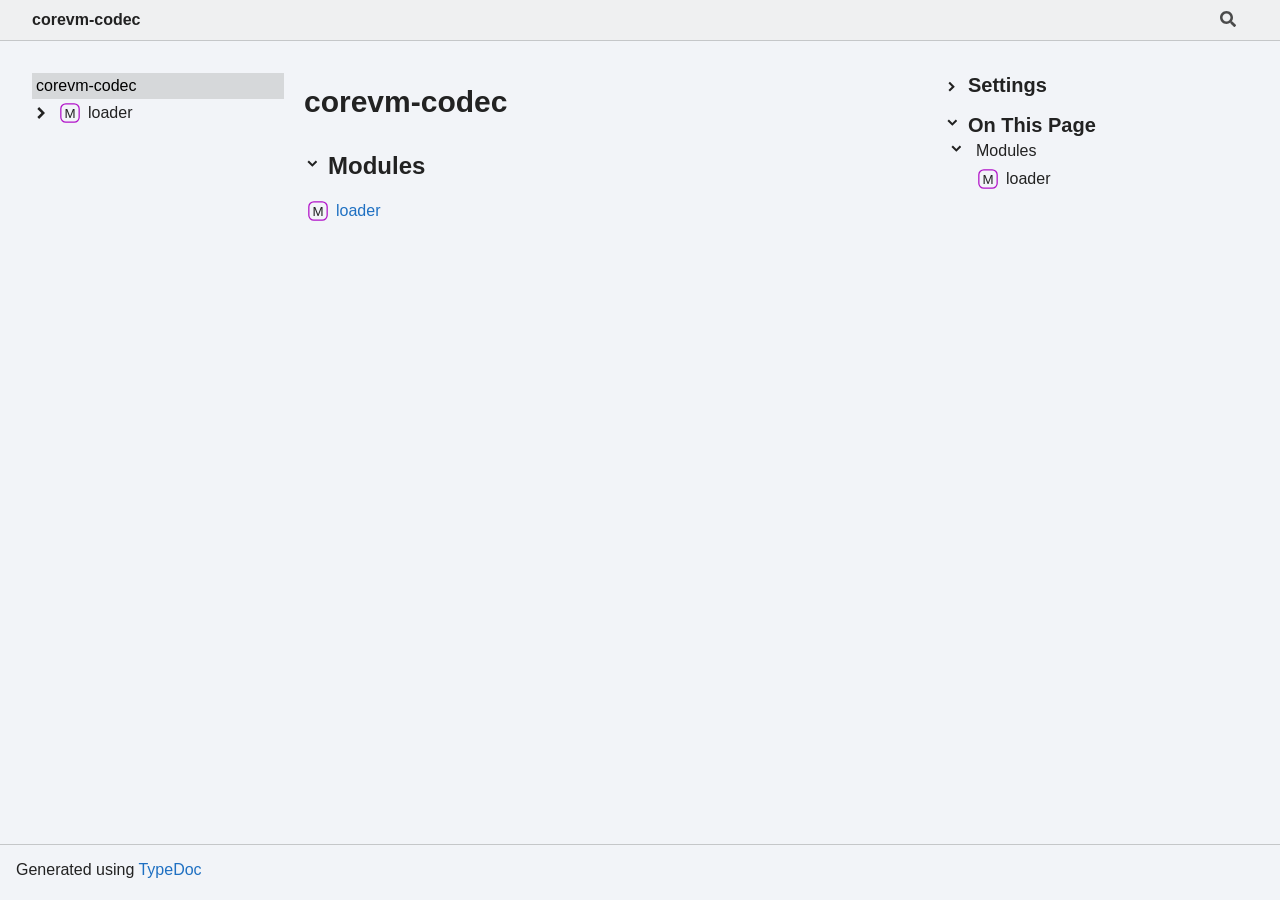
<file: index.html>
<!DOCTYPE html><html class="default" lang="en" data-base="./"><head><meta charset="utf-8"/><meta http-equiv="x-ua-compatible" content="IE=edge"/><title>corevm-codec</title><meta name="description" content="Documentation for corevm-codec"/><meta name="viewport" content="width=device-width, initial-scale=1"/><link rel="stylesheet" href="assets/style.css"/><link rel="stylesheet" href="assets/highlight.css"/><script defer src="assets/main.js"></script><script async src="assets/icons.js" id="tsd-icons-script"></script><script async src="assets/search.js" id="tsd-search-script"></script><script async src="assets/navigation.js" id="tsd-nav-script"></script></head><body><script>document.documentElement.dataset.theme = localStorage.getItem("tsd-theme") || "os";document.body.style.display="none";setTimeout(() => window.app?app.showPage():document.body.style.removeProperty("display"),500)</script><header class="tsd-page-toolbar">
<div class="tsd-toolbar-contents container"><a href="index.html" class="title">corevm-codec</a>
<div id="tsd-toolbar-links"></div><button id="tsd-search-trigger" class="tsd-widget" aria-label="Search"><svg width="16" height="16" viewBox="0 0 16 16" fill="none" aria-hidden="true"><use href="assets/icons.svg#icon-search"></use></svg></button><dialog id="tsd-search" aria-label="Search"><input role="combobox" id="tsd-search-input" aria-controls="tsd-search-results" aria-autocomplete="list" aria-expanded="true" autocapitalize="off" autocomplete="off" placeholder="Search the docs" maxLength="100"/>
<ul role="listbox" id="tsd-search-results"></ul>
<div id="tsd-search-status" aria-live="polite" aria-atomic="true">
<div>Preparing search index...</div></div></dialog><a href="#" class="tsd-widget menu" id="tsd-toolbar-menu-trigger" data-toggle="menu" aria-label="Menu"><svg width="16" height="16" viewBox="0 0 16 16" fill="none" aria-hidden="true"><use href="assets/icons.svg#icon-menu"></use></svg></a></div></header>
<div class="container container-main">
<div class="col-content">
<div class="tsd-page-title">
<h1>corevm-codec</h1></div>
<details class="tsd-panel-group tsd-member-group tsd-accordion" open><summary class="tsd-accordion-summary" data-key="section-Modules"><svg width="20" height="20" viewBox="0 0 24 24" fill="none" aria-hidden="true"><use href="assets/icons.svg#icon-chevronDown"></use></svg>
<h2 class="tsd-anchor-link" id="modules">Modules<a href="#modules" aria-label="Permalink" class="tsd-anchor-icon"><svg viewBox="0 0 24 24" aria-hidden="true"><use href="assets/icons.svg#icon-anchor"></use></svg></a></h2></summary><dl class="tsd-member-summaries"><dt class="tsd-member-summary" id="loader"><span class="tsd-member-summary-name"><svg class="tsd-kind-icon" viewBox="0 0 24 24" aria-label="Module"><use href="assets/icons.svg#icon-2"></use></svg><a href="modules/loader.html">loader</a><a href="#loader" aria-label="Permalink" class="tsd-anchor-icon"><svg viewBox="0 0 24 24" aria-hidden="true"><use href="assets/icons.svg#icon-anchor"></use></svg></a></span></dt><dd class="tsd-member-summary"></dd></dl></details></div>
<div class="col-sidebar">
<div class="page-menu">
<div class="tsd-navigation settings">
<details class="tsd-accordion"><summary class="tsd-accordion-summary"><svg width="20" height="20" viewBox="0 0 24 24" fill="none" aria-hidden="true"><use href="assets/icons.svg#icon-chevronDown"></use></svg>
<h3>Settings</h3></summary>
<div class="tsd-accordion-details">
<div class="tsd-filter-visibility"><span class="settings-label">Member Visibility</span>
<ul id="tsd-filter-options">
<li class="tsd-filter-item"><label class="tsd-filter-input"><input type="checkbox" id="tsd-filter-protected" name="protected"/><svg width="32" height="32" viewBox="0 0 32 32" aria-hidden="true"><rect class="tsd-checkbox-background" width="30" height="30" x="1" y="1" rx="6" fill="none"></rect><path class="tsd-checkbox-checkmark" d="M8.35422 16.8214L13.2143 21.75L24.6458 10.25" stroke="none" stroke-width="3.5" stroke-linejoin="round" fill="none"></path></svg><span>Protected</span></label></li>
<li class="tsd-filter-item"><label class="tsd-filter-input"><input type="checkbox" id="tsd-filter-inherited" name="inherited" checked/><svg width="32" height="32" viewBox="0 0 32 32" aria-hidden="true"><rect class="tsd-checkbox-background" width="30" height="30" x="1" y="1" rx="6" fill="none"></rect><path class="tsd-checkbox-checkmark" d="M8.35422 16.8214L13.2143 21.75L24.6458 10.25" stroke="none" stroke-width="3.5" stroke-linejoin="round" fill="none"></path></svg><span>Inherited</span></label></li>
<li class="tsd-filter-item"><label class="tsd-filter-input"><input type="checkbox" id="tsd-filter-external" name="external"/><svg width="32" height="32" viewBox="0 0 32 32" aria-hidden="true"><rect class="tsd-checkbox-background" width="30" height="30" x="1" y="1" rx="6" fill="none"></rect><path class="tsd-checkbox-checkmark" d="M8.35422 16.8214L13.2143 21.75L24.6458 10.25" stroke="none" stroke-width="3.5" stroke-linejoin="round" fill="none"></path></svg><span>External</span></label></li></ul></div>
<div class="tsd-theme-toggle"><label class="settings-label" for="tsd-theme">Theme</label><select id="tsd-theme"><option value="os">OS</option><option value="light">Light</option><option value="dark">Dark</option></select></div></div></details></div>
<details open class="tsd-accordion tsd-page-navigation"><summary class="tsd-accordion-summary"><svg width="20" height="20" viewBox="0 0 24 24" fill="none" aria-hidden="true"><use href="assets/icons.svg#icon-chevronDown"></use></svg>
<h3>On This Page</h3></summary>
<div class="tsd-accordion-details">
<details open class="tsd-accordion tsd-page-navigation-section"><summary class="tsd-accordion-summary" data-key="section-Modules"><svg width="20" height="20" viewBox="0 0 24 24" fill="none" aria-hidden="true"><use href="assets/icons.svg#icon-chevronDown"></use></svg>Modules</summary>
<div><a href="#loader"><svg class="tsd-kind-icon" viewBox="0 0 24 24" aria-label="Module"><use href="assets/icons.svg#icon-2"></use></svg><span>loader</span></a></div></details></div></details></div>
<div class="site-menu">
<nav class="tsd-navigation"><a href="index.html" class="current">corevm-codec</a>
<ul class="tsd-small-nested-navigation" id="tsd-nav-container">
<li>Loading...</li></ul></nav></div></div></div><footer>
<p class="tsd-generator">Generated using <a href="https://typedoc.org/" target="_blank">TypeDoc</a></p></footer>
<div class="overlay"></div></body></html>
</file>
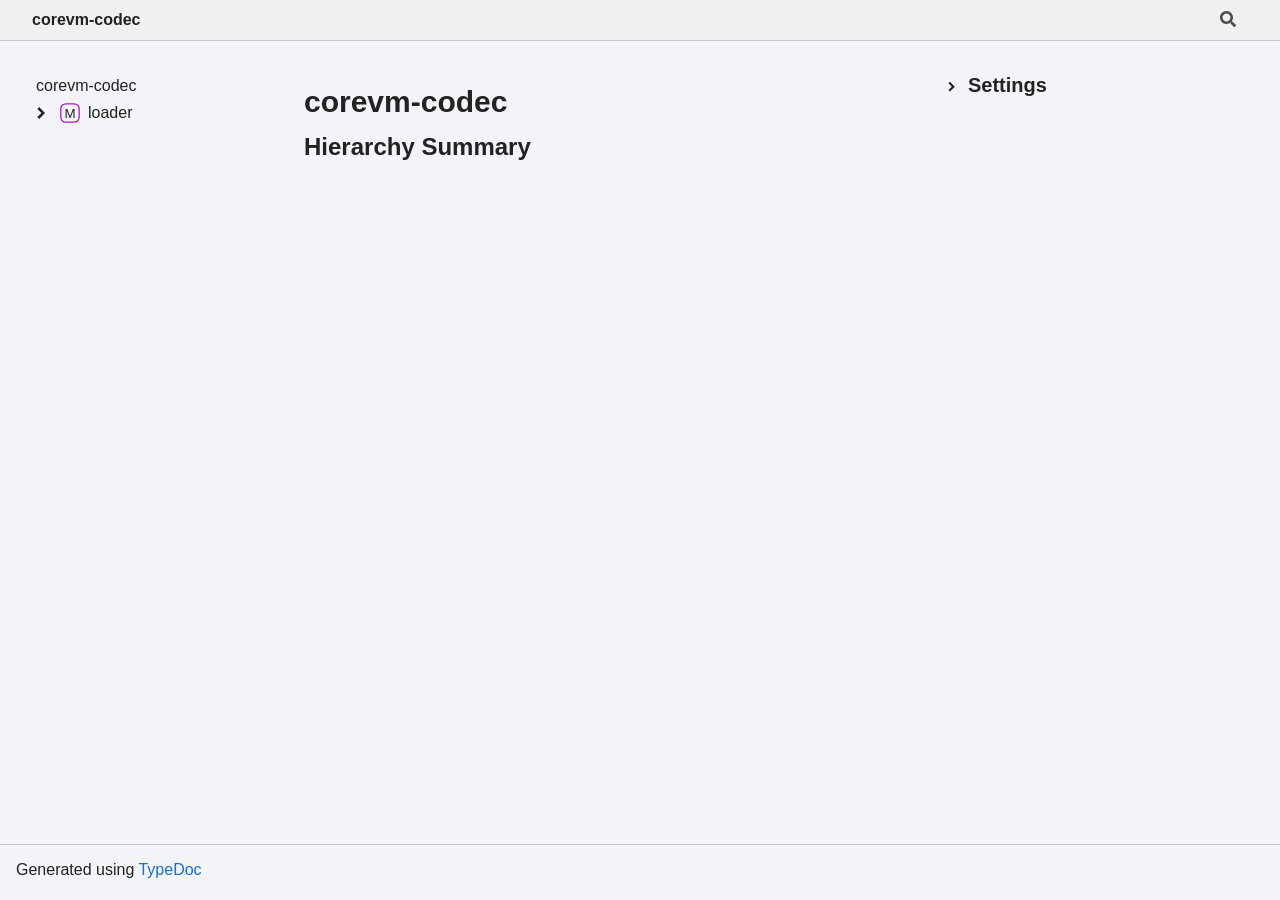
<file: hierarchy.html>
<!DOCTYPE html><html class="default" lang="en" data-base="./"><head><meta charset="utf-8"/><meta http-equiv="x-ua-compatible" content="IE=edge"/><title>corevm-codec</title><meta name="description" content="Documentation for corevm-codec"/><meta name="viewport" content="width=device-width, initial-scale=1"/><link rel="stylesheet" href="assets/style.css"/><link rel="stylesheet" href="assets/highlight.css"/><script defer src="assets/main.js"></script><script async src="assets/icons.js" id="tsd-icons-script"></script><script async src="assets/search.js" id="tsd-search-script"></script><script async src="assets/navigation.js" id="tsd-nav-script"></script></head><body><script>document.documentElement.dataset.theme = localStorage.getItem("tsd-theme") || "os";document.body.style.display="none";setTimeout(() => window.app?app.showPage():document.body.style.removeProperty("display"),500)</script><header class="tsd-page-toolbar">
<div class="tsd-toolbar-contents container"><a href="index.html" class="title">corevm-codec</a>
<div id="tsd-toolbar-links"></div><button id="tsd-search-trigger" class="tsd-widget" aria-label="Search"><svg width="16" height="16" viewBox="0 0 16 16" fill="none" aria-hidden="true"><use href="assets/icons.svg#icon-search"></use></svg></button><dialog id="tsd-search" aria-label="Search"><input role="combobox" id="tsd-search-input" aria-controls="tsd-search-results" aria-autocomplete="list" aria-expanded="true" autocapitalize="off" autocomplete="off" placeholder="Search the docs" maxLength="100"/>
<ul role="listbox" id="tsd-search-results"></ul>
<div id="tsd-search-status" aria-live="polite" aria-atomic="true">
<div>Preparing search index...</div></div></dialog><a href="#" class="tsd-widget menu" id="tsd-toolbar-menu-trigger" data-toggle="menu" aria-label="Menu"><svg width="16" height="16" viewBox="0 0 16 16" fill="none" aria-hidden="true"><use href="assets/icons.svg#icon-menu"></use></svg></a></div></header>
<div class="container container-main">
<div class="col-content">
<div class="tsd-page-title">
<h1>corevm-codec</h1></div>
<h2>Hierarchy Summary</h2></div>
<div class="col-sidebar">
<div class="page-menu">
<div class="tsd-navigation settings">
<details class="tsd-accordion"><summary class="tsd-accordion-summary"><svg width="20" height="20" viewBox="0 0 24 24" fill="none" aria-hidden="true"><use href="assets/icons.svg#icon-chevronDown"></use></svg>
<h3>Settings</h3></summary>
<div class="tsd-accordion-details">
<div class="tsd-filter-visibility"><span class="settings-label">Member Visibility</span>
<ul id="tsd-filter-options">
<li class="tsd-filter-item"><label class="tsd-filter-input"><input type="checkbox" id="tsd-filter-protected" name="protected"/><svg width="32" height="32" viewBox="0 0 32 32" aria-hidden="true"><rect class="tsd-checkbox-background" width="30" height="30" x="1" y="1" rx="6" fill="none"></rect><path class="tsd-checkbox-checkmark" d="M8.35422 16.8214L13.2143 21.75L24.6458 10.25" stroke="none" stroke-width="3.5" stroke-linejoin="round" fill="none"></path></svg><span>Protected</span></label></li>
<li class="tsd-filter-item"><label class="tsd-filter-input"><input type="checkbox" id="tsd-filter-inherited" name="inherited" checked/><svg width="32" height="32" viewBox="0 0 32 32" aria-hidden="true"><rect class="tsd-checkbox-background" width="30" height="30" x="1" y="1" rx="6" fill="none"></rect><path class="tsd-checkbox-checkmark" d="M8.35422 16.8214L13.2143 21.75L24.6458 10.25" stroke="none" stroke-width="3.5" stroke-linejoin="round" fill="none"></path></svg><span>Inherited</span></label></li>
<li class="tsd-filter-item"><label class="tsd-filter-input"><input type="checkbox" id="tsd-filter-external" name="external"/><svg width="32" height="32" viewBox="0 0 32 32" aria-hidden="true"><rect class="tsd-checkbox-background" width="30" height="30" x="1" y="1" rx="6" fill="none"></rect><path class="tsd-checkbox-checkmark" d="M8.35422 16.8214L13.2143 21.75L24.6458 10.25" stroke="none" stroke-width="3.5" stroke-linejoin="round" fill="none"></path></svg><span>External</span></label></li></ul></div>
<div class="tsd-theme-toggle"><label class="settings-label" for="tsd-theme">Theme</label><select id="tsd-theme"><option value="os">OS</option><option value="light">Light</option><option value="dark">Dark</option></select></div></div></details></div></div>
<div class="site-menu">
<nav class="tsd-navigation"><a href="index.html">corevm-codec</a>
<ul class="tsd-small-nested-navigation" id="tsd-nav-container">
<li>Loading...</li></ul></nav></div></div></div><footer>
<p class="tsd-generator">Generated using <a href="https://typedoc.org/" target="_blank">TypeDoc</a></p></footer>
<div class="overlay"></div></body></html>
</file>
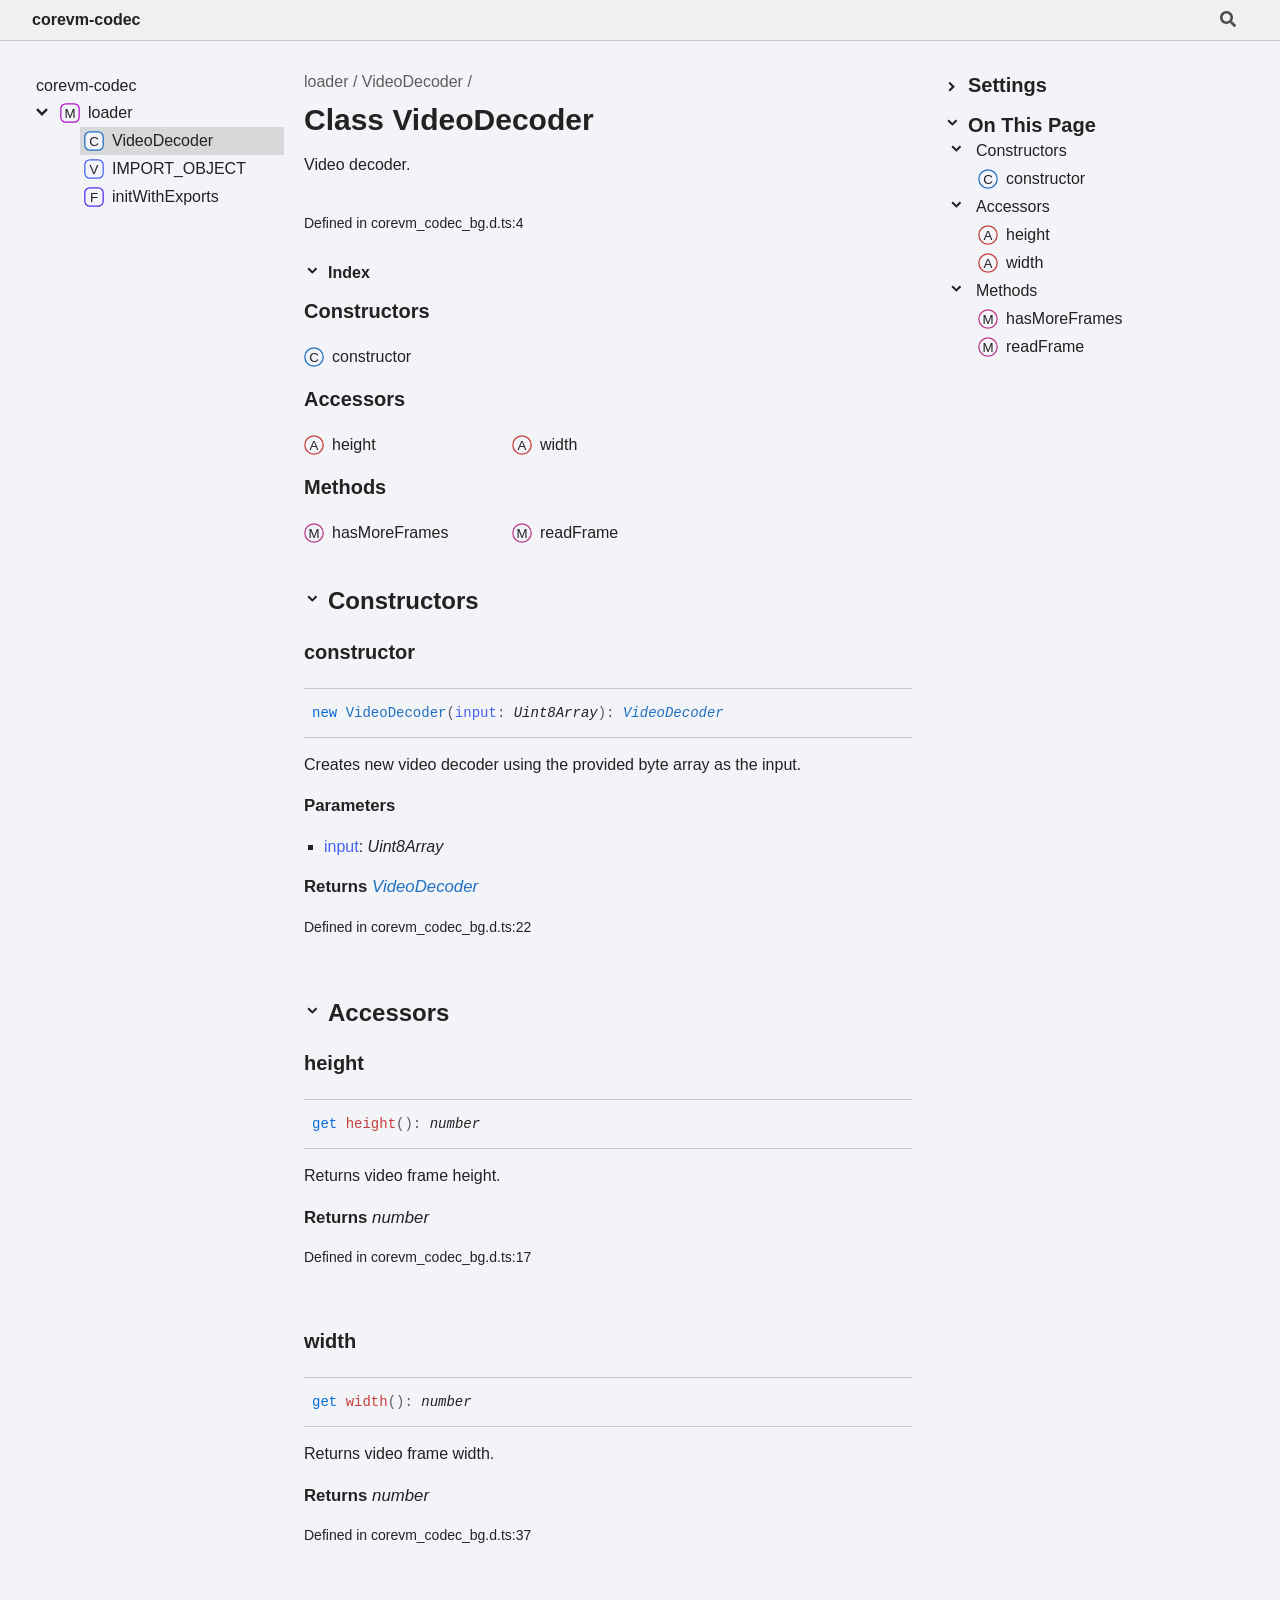
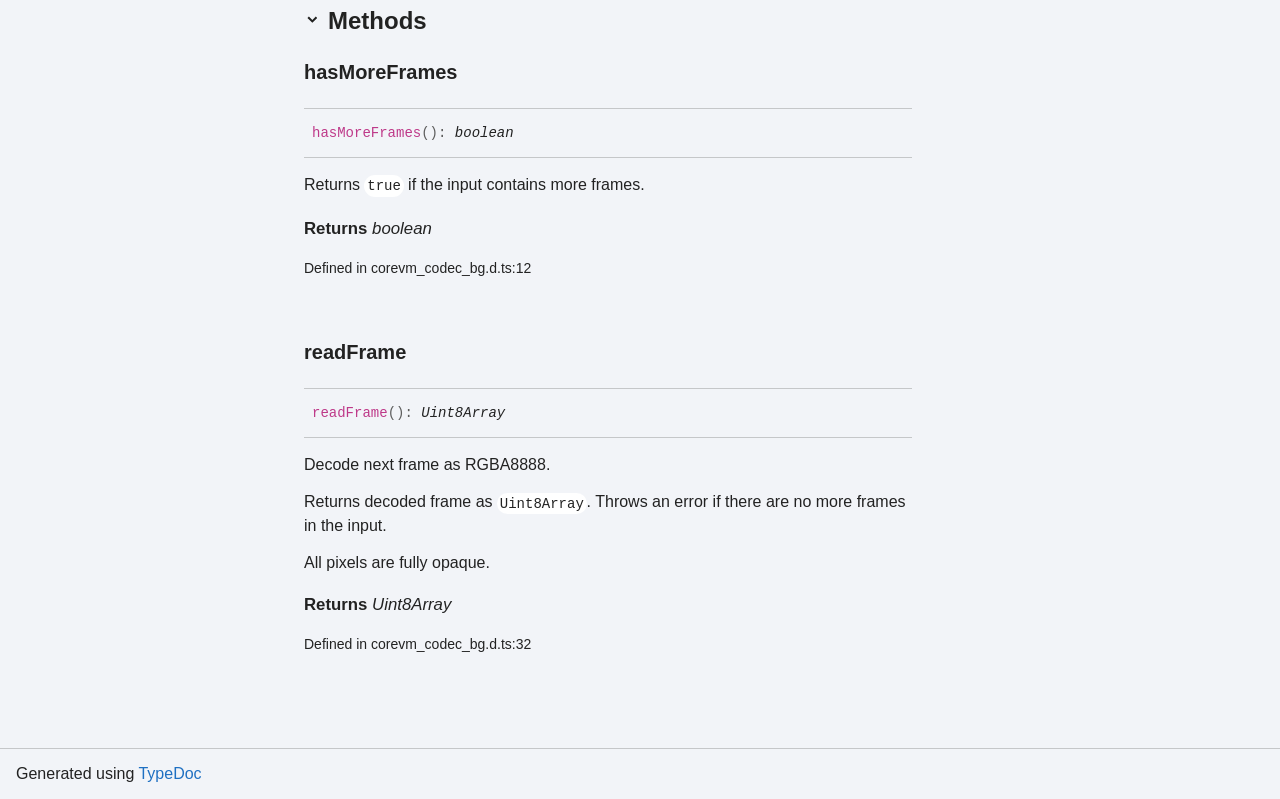
<file: classes/loader.VideoDecoder.html>
<!DOCTYPE html><html class="default" lang="en" data-base="../"><head><meta charset="utf-8"/><meta http-equiv="x-ua-compatible" content="IE=edge"/><title>VideoDecoder | corevm-codec</title><meta name="description" content="Documentation for corevm-codec"/><meta name="viewport" content="width=device-width, initial-scale=1"/><link rel="stylesheet" href="../assets/style.css"/><link rel="stylesheet" href="../assets/highlight.css"/><script defer src="../assets/main.js"></script><script async src="../assets/icons.js" id="tsd-icons-script"></script><script async src="../assets/search.js" id="tsd-search-script"></script><script async src="../assets/navigation.js" id="tsd-nav-script"></script></head><body><script>document.documentElement.dataset.theme = localStorage.getItem("tsd-theme") || "os";document.body.style.display="none";setTimeout(() => window.app?app.showPage():document.body.style.removeProperty("display"),500)</script><header class="tsd-page-toolbar">
<div class="tsd-toolbar-contents container"><a href="../index.html" class="title">corevm-codec</a>
<div id="tsd-toolbar-links"></div><button id="tsd-search-trigger" class="tsd-widget" aria-label="Search"><svg width="16" height="16" viewBox="0 0 16 16" fill="none" aria-hidden="true"><use href="../assets/icons.svg#icon-search"></use></svg></button><dialog id="tsd-search" aria-label="Search"><input role="combobox" id="tsd-search-input" aria-controls="tsd-search-results" aria-autocomplete="list" aria-expanded="true" autocapitalize="off" autocomplete="off" placeholder="Search the docs" maxLength="100"/>
<ul role="listbox" id="tsd-search-results"></ul>
<div id="tsd-search-status" aria-live="polite" aria-atomic="true">
<div>Preparing search index...</div></div></dialog><a href="#" class="tsd-widget menu" id="tsd-toolbar-menu-trigger" data-toggle="menu" aria-label="Menu"><svg width="16" height="16" viewBox="0 0 16 16" fill="none" aria-hidden="true"><use href="../assets/icons.svg#icon-menu"></use></svg></a></div></header>
<div class="container container-main">
<div class="col-content">
<div class="tsd-page-title">
<ul class="tsd-breadcrumb" aria-label="Breadcrumb">
<li><a href="../modules/loader.html">loader</a></li>
<li><a href="" aria-current="page">VideoDecoder</a></li></ul>
<h1>Class VideoDecoder</h1></div>
<section class="tsd-panel tsd-comment">
<div class="tsd-comment tsd-typography"><p>Video decoder.</p>
</div></section><aside class="tsd-sources">
<ul>
<li>Defined in corevm_codec_bg.d.ts:4</li></ul></aside>
<section class="tsd-panel-group tsd-index-group">
<section class="tsd-panel tsd-index-panel">
<details class="tsd-index-content tsd-accordion" open><summary class="tsd-accordion-summary tsd-index-summary"><svg width="20" height="20" viewBox="0 0 24 24" fill="none" aria-hidden="true"><use href="../assets/icons.svg#icon-chevronDown"></use></svg>
<h5 class="tsd-index-heading uppercase">Index</h5></summary>
<div class="tsd-accordion-details">
<section class="tsd-index-section">
<h3 class="tsd-index-heading tsd-anchor-link" id="constructors">Constructors<a href="#constructors" aria-label="Permalink" class="tsd-anchor-icon"><svg viewBox="0 0 24 24" aria-hidden="true"><use href="../assets/icons.svg#icon-anchor"></use></svg></a></h3>
<div class="tsd-index-list"><a href="#constructor" class="tsd-index-link"><svg class="tsd-kind-icon" viewBox="0 0 24 24" aria-label="Constructor"><use href="../assets/icons.svg#icon-512"></use></svg><span>constructor</span></a>
</div></section>
<section class="tsd-index-section">
<h3 class="tsd-index-heading tsd-anchor-link" id="accessors">Accessors<a href="#accessors" aria-label="Permalink" class="tsd-anchor-icon"><svg viewBox="0 0 24 24" aria-hidden="true"><use href="../assets/icons.svg#icon-anchor"></use></svg></a></h3>
<div class="tsd-index-list"><a href="#height" class="tsd-index-link"><svg class="tsd-kind-icon" viewBox="0 0 24 24" aria-label="Accessor"><use href="../assets/icons.svg#icon-262144"></use></svg><span>height</span></a>
<a href="#width" class="tsd-index-link"><svg class="tsd-kind-icon" viewBox="0 0 24 24" aria-label="Accessor"><use href="../assets/icons.svg#icon-262144"></use></svg><span>width</span></a>
</div></section>
<section class="tsd-index-section">
<h3 class="tsd-index-heading tsd-anchor-link" id="methods">Methods<a href="#methods" aria-label="Permalink" class="tsd-anchor-icon"><svg viewBox="0 0 24 24" aria-hidden="true"><use href="../assets/icons.svg#icon-anchor"></use></svg></a></h3>
<div class="tsd-index-list"><a href="#hasmoreframes" class="tsd-index-link"><svg class="tsd-kind-icon" viewBox="0 0 24 24" aria-label="Method"><use href="../assets/icons.svg#icon-2048"></use></svg><span>has<wbr/>More<wbr/>Frames</span></a>
<a href="#readframe" class="tsd-index-link"><svg class="tsd-kind-icon" viewBox="0 0 24 24" aria-label="Method"><use href="../assets/icons.svg#icon-2048"></use></svg><span>read<wbr/>Frame</span></a>
</div></section></div></details></section></section>
<details class="tsd-panel-group tsd-member-group tsd-accordion" open><summary class="tsd-accordion-summary" data-key="section-Constructors"><svg width="20" height="20" viewBox="0 0 24 24" fill="none" aria-hidden="true"><use href="../assets/icons.svg#icon-chevronDown"></use></svg>
<h2 class="tsd-anchor-link" id="constructors-1">Constructors<a href="#constructors-1" aria-label="Permalink" class="tsd-anchor-icon"><svg viewBox="0 0 24 24" aria-hidden="true"><use href="../assets/icons.svg#icon-anchor"></use></svg></a></h2></summary>
<section>
<section class="tsd-panel tsd-member">
<h3 class="tsd-anchor-link" id="constructor"><span>constructor</span><a href="#constructor" aria-label="Permalink" class="tsd-anchor-icon"><svg viewBox="0 0 24 24" aria-hidden="true"><use href="../assets/icons.svg#icon-anchor"></use></svg></a></h3>
<ul class="tsd-signatures">
<li class="">
<div class="tsd-signature tsd-anchor-link" id="constructorvideodecoder"><span class="tsd-signature-keyword">new</span> <span class="tsd-kind-constructor-signature">VideoDecoder</span><span class="tsd-signature-symbol">(</span><span class="tsd-kind-parameter">input</span><span class="tsd-signature-symbol">:</span> <span class="tsd-signature-type">Uint8Array</span><span class="tsd-signature-symbol">)</span><span class="tsd-signature-symbol">:</span> <a href="" class="tsd-signature-type tsd-kind-class">VideoDecoder</a><a href="#constructorvideodecoder" aria-label="Permalink" class="tsd-anchor-icon"><svg viewBox="0 0 24 24" aria-hidden="true"><use href="../assets/icons.svg#icon-anchor"></use></svg></a></div>
<div class="tsd-description">
<div class="tsd-comment tsd-typography"><p>Creates new video decoder using the provided byte array as the input.</p>
</div>
<div class="tsd-parameters">
<h4 class="tsd-parameters-title">Parameters</h4>
<ul class="tsd-parameter-list">
<li><span><span class="tsd-kind-parameter">input</span>: <span class="tsd-signature-type">Uint8Array</span></span></li></ul></div>
<h4 class="tsd-returns-title">Returns <a href="" class="tsd-signature-type tsd-kind-class">VideoDecoder</a></h4><aside class="tsd-sources">
<ul>
<li>Defined in corevm_codec_bg.d.ts:22</li></ul></aside></div></li></ul></section></section></details>
<details class="tsd-panel-group tsd-member-group tsd-accordion" open><summary class="tsd-accordion-summary" data-key="section-Accessors"><svg width="20" height="20" viewBox="0 0 24 24" fill="none" aria-hidden="true"><use href="../assets/icons.svg#icon-chevronDown"></use></svg>
<h2 class="tsd-anchor-link" id="accessors-1">Accessors<a href="#accessors-1" aria-label="Permalink" class="tsd-anchor-icon"><svg viewBox="0 0 24 24" aria-hidden="true"><use href="../assets/icons.svg#icon-anchor"></use></svg></a></h2></summary>
<section>
<section class="tsd-panel tsd-member">
<h3 class="tsd-anchor-link" id="height"><span>height</span><a href="#height" aria-label="Permalink" class="tsd-anchor-icon"><svg viewBox="0 0 24 24" aria-hidden="true"><use href="../assets/icons.svg#icon-anchor"></use></svg></a></h3>
<ul class="tsd-signatures">
<li>
<div class="tsd-signature" id="heightheight"><span class="tsd-signature-keyword">get</span> <span class="tsd-kind-get-signature">height</span><span class="tsd-signature-symbol">()</span><span class="tsd-signature-symbol">:</span> <span class="tsd-signature-type">number</span></div>
<div class="tsd-description">
<div class="tsd-comment tsd-typography"><p>Returns video frame height.</p>
</div>
<h4 class="tsd-returns-title">Returns <span class="tsd-signature-type">number</span></h4><aside class="tsd-sources">
<ul>
<li>Defined in corevm_codec_bg.d.ts:17</li></ul></aside></div></li></ul></section>
<section class="tsd-panel tsd-member">
<h3 class="tsd-anchor-link" id="width"><span>width</span><a href="#width" aria-label="Permalink" class="tsd-anchor-icon"><svg viewBox="0 0 24 24" aria-hidden="true"><use href="../assets/icons.svg#icon-anchor"></use></svg></a></h3>
<ul class="tsd-signatures">
<li>
<div class="tsd-signature" id="widthwidth"><span class="tsd-signature-keyword">get</span> <span class="tsd-kind-get-signature">width</span><span class="tsd-signature-symbol">()</span><span class="tsd-signature-symbol">:</span> <span class="tsd-signature-type">number</span></div>
<div class="tsd-description">
<div class="tsd-comment tsd-typography"><p>Returns video frame width.</p>
</div>
<h4 class="tsd-returns-title">Returns <span class="tsd-signature-type">number</span></h4><aside class="tsd-sources">
<ul>
<li>Defined in corevm_codec_bg.d.ts:37</li></ul></aside></div></li></ul></section></section></details>
<details class="tsd-panel-group tsd-member-group tsd-accordion" open><summary class="tsd-accordion-summary" data-key="section-Methods"><svg width="20" height="20" viewBox="0 0 24 24" fill="none" aria-hidden="true"><use href="../assets/icons.svg#icon-chevronDown"></use></svg>
<h2 class="tsd-anchor-link" id="methods-1">Methods<a href="#methods-1" aria-label="Permalink" class="tsd-anchor-icon"><svg viewBox="0 0 24 24" aria-hidden="true"><use href="../assets/icons.svg#icon-anchor"></use></svg></a></h2></summary>
<section>
<section class="tsd-panel tsd-member">
<h3 class="tsd-anchor-link" id="hasmoreframes"><span>has<wbr/>More<wbr/>Frames</span><a href="#hasmoreframes" aria-label="Permalink" class="tsd-anchor-icon"><svg viewBox="0 0 24 24" aria-hidden="true"><use href="../assets/icons.svg#icon-anchor"></use></svg></a></h3>
<ul class="tsd-signatures">
<li class="">
<div class="tsd-signature tsd-anchor-link" id="hasmoreframes-1"><span class="tsd-kind-call-signature">hasMoreFrames</span><span class="tsd-signature-symbol">()</span><span class="tsd-signature-symbol">:</span> <span class="tsd-signature-type">boolean</span><a href="#hasmoreframes-1" aria-label="Permalink" class="tsd-anchor-icon"><svg viewBox="0 0 24 24" aria-hidden="true"><use href="../assets/icons.svg#icon-anchor"></use></svg></a></div>
<div class="tsd-description">
<div class="tsd-comment tsd-typography"><p>Returns <code>true</code> if the input contains more frames.</p>
</div>
<h4 class="tsd-returns-title">Returns <span class="tsd-signature-type">boolean</span></h4><aside class="tsd-sources">
<ul>
<li>Defined in corevm_codec_bg.d.ts:12</li></ul></aside></div></li></ul></section>
<section class="tsd-panel tsd-member">
<h3 class="tsd-anchor-link" id="readframe"><span>read<wbr/>Frame</span><a href="#readframe" aria-label="Permalink" class="tsd-anchor-icon"><svg viewBox="0 0 24 24" aria-hidden="true"><use href="../assets/icons.svg#icon-anchor"></use></svg></a></h3>
<ul class="tsd-signatures">
<li class="">
<div class="tsd-signature tsd-anchor-link" id="readframe-1"><span class="tsd-kind-call-signature">readFrame</span><span class="tsd-signature-symbol">()</span><span class="tsd-signature-symbol">:</span> <span class="tsd-signature-type">Uint8Array</span><a href="#readframe-1" aria-label="Permalink" class="tsd-anchor-icon"><svg viewBox="0 0 24 24" aria-hidden="true"><use href="../assets/icons.svg#icon-anchor"></use></svg></a></div>
<div class="tsd-description">
<div class="tsd-comment tsd-typography"><p>Decode next frame as RGBA8888.</p>
<p>Returns decoded frame as <code>Uint8Array</code>. Throws an error if there are no
more frames in the input.</p>
<p>All pixels are fully opaque.</p>
</div>
<h4 class="tsd-returns-title">Returns <span class="tsd-signature-type">Uint8Array</span></h4><aside class="tsd-sources">
<ul>
<li>Defined in corevm_codec_bg.d.ts:32</li></ul></aside></div></li></ul></section></section></details></div>
<div class="col-sidebar">
<div class="page-menu">
<div class="tsd-navigation settings">
<details class="tsd-accordion"><summary class="tsd-accordion-summary"><svg width="20" height="20" viewBox="0 0 24 24" fill="none" aria-hidden="true"><use href="../assets/icons.svg#icon-chevronDown"></use></svg>
<h3>Settings</h3></summary>
<div class="tsd-accordion-details">
<div class="tsd-filter-visibility"><span class="settings-label">Member Visibility</span>
<ul id="tsd-filter-options">
<li class="tsd-filter-item"><label class="tsd-filter-input"><input type="checkbox" id="tsd-filter-protected" name="protected"/><svg width="32" height="32" viewBox="0 0 32 32" aria-hidden="true"><rect class="tsd-checkbox-background" width="30" height="30" x="1" y="1" rx="6" fill="none"></rect><path class="tsd-checkbox-checkmark" d="M8.35422 16.8214L13.2143 21.75L24.6458 10.25" stroke="none" stroke-width="3.5" stroke-linejoin="round" fill="none"></path></svg><span>Protected</span></label></li>
<li class="tsd-filter-item"><label class="tsd-filter-input"><input type="checkbox" id="tsd-filter-inherited" name="inherited" checked/><svg width="32" height="32" viewBox="0 0 32 32" aria-hidden="true"><rect class="tsd-checkbox-background" width="30" height="30" x="1" y="1" rx="6" fill="none"></rect><path class="tsd-checkbox-checkmark" d="M8.35422 16.8214L13.2143 21.75L24.6458 10.25" stroke="none" stroke-width="3.5" stroke-linejoin="round" fill="none"></path></svg><span>Inherited</span></label></li>
<li class="tsd-filter-item"><label class="tsd-filter-input"><input type="checkbox" id="tsd-filter-external" name="external"/><svg width="32" height="32" viewBox="0 0 32 32" aria-hidden="true"><rect class="tsd-checkbox-background" width="30" height="30" x="1" y="1" rx="6" fill="none"></rect><path class="tsd-checkbox-checkmark" d="M8.35422 16.8214L13.2143 21.75L24.6458 10.25" stroke="none" stroke-width="3.5" stroke-linejoin="round" fill="none"></path></svg><span>External</span></label></li></ul></div>
<div class="tsd-theme-toggle"><label class="settings-label" for="tsd-theme">Theme</label><select id="tsd-theme"><option value="os">OS</option><option value="light">Light</option><option value="dark">Dark</option></select></div></div></details></div>
<details open class="tsd-accordion tsd-page-navigation"><summary class="tsd-accordion-summary"><svg width="20" height="20" viewBox="0 0 24 24" fill="none" aria-hidden="true"><use href="../assets/icons.svg#icon-chevronDown"></use></svg>
<h3>On This Page</h3></summary>
<div class="tsd-accordion-details">
<details open class="tsd-accordion tsd-page-navigation-section"><summary class="tsd-accordion-summary" data-key="section-Constructors"><svg width="20" height="20" viewBox="0 0 24 24" fill="none" aria-hidden="true"><use href="../assets/icons.svg#icon-chevronDown"></use></svg>Constructors</summary>
<div><a href="#constructor"><svg class="tsd-kind-icon" viewBox="0 0 24 24" aria-label="Constructor"><use href="../assets/icons.svg#icon-512"></use></svg><span>constructor</span></a></div></details>
<details open class="tsd-accordion tsd-page-navigation-section"><summary class="tsd-accordion-summary" data-key="section-Accessors"><svg width="20" height="20" viewBox="0 0 24 24" fill="none" aria-hidden="true"><use href="../assets/icons.svg#icon-chevronDown"></use></svg>Accessors</summary>
<div><a href="#height"><svg class="tsd-kind-icon" viewBox="0 0 24 24" aria-label="Accessor"><use href="../assets/icons.svg#icon-262144"></use></svg><span>height</span></a><a href="#width"><svg class="tsd-kind-icon" viewBox="0 0 24 24" aria-label="Accessor"><use href="../assets/icons.svg#icon-262144"></use></svg><span>width</span></a></div></details>
<details open class="tsd-accordion tsd-page-navigation-section"><summary class="tsd-accordion-summary" data-key="section-Methods"><svg width="20" height="20" viewBox="0 0 24 24" fill="none" aria-hidden="true"><use href="../assets/icons.svg#icon-chevronDown"></use></svg>Methods</summary>
<div><a href="#hasmoreframes"><svg class="tsd-kind-icon" viewBox="0 0 24 24" aria-label="Method"><use href="../assets/icons.svg#icon-2048"></use></svg><span>has<wbr/>More<wbr/>Frames</span></a><a href="#readframe"><svg class="tsd-kind-icon" viewBox="0 0 24 24" aria-label="Method"><use href="../assets/icons.svg#icon-2048"></use></svg><span>read<wbr/>Frame</span></a></div></details></div></details></div>
<div class="site-menu">
<nav class="tsd-navigation"><a href="../index.html">corevm-codec</a>
<ul class="tsd-small-nested-navigation" id="tsd-nav-container">
<li>Loading...</li></ul></nav></div></div></div><footer>
<p class="tsd-generator">Generated using <a href="https://typedoc.org/" target="_blank">TypeDoc</a></p></footer>
<div class="overlay"></div></body></html>
</file>
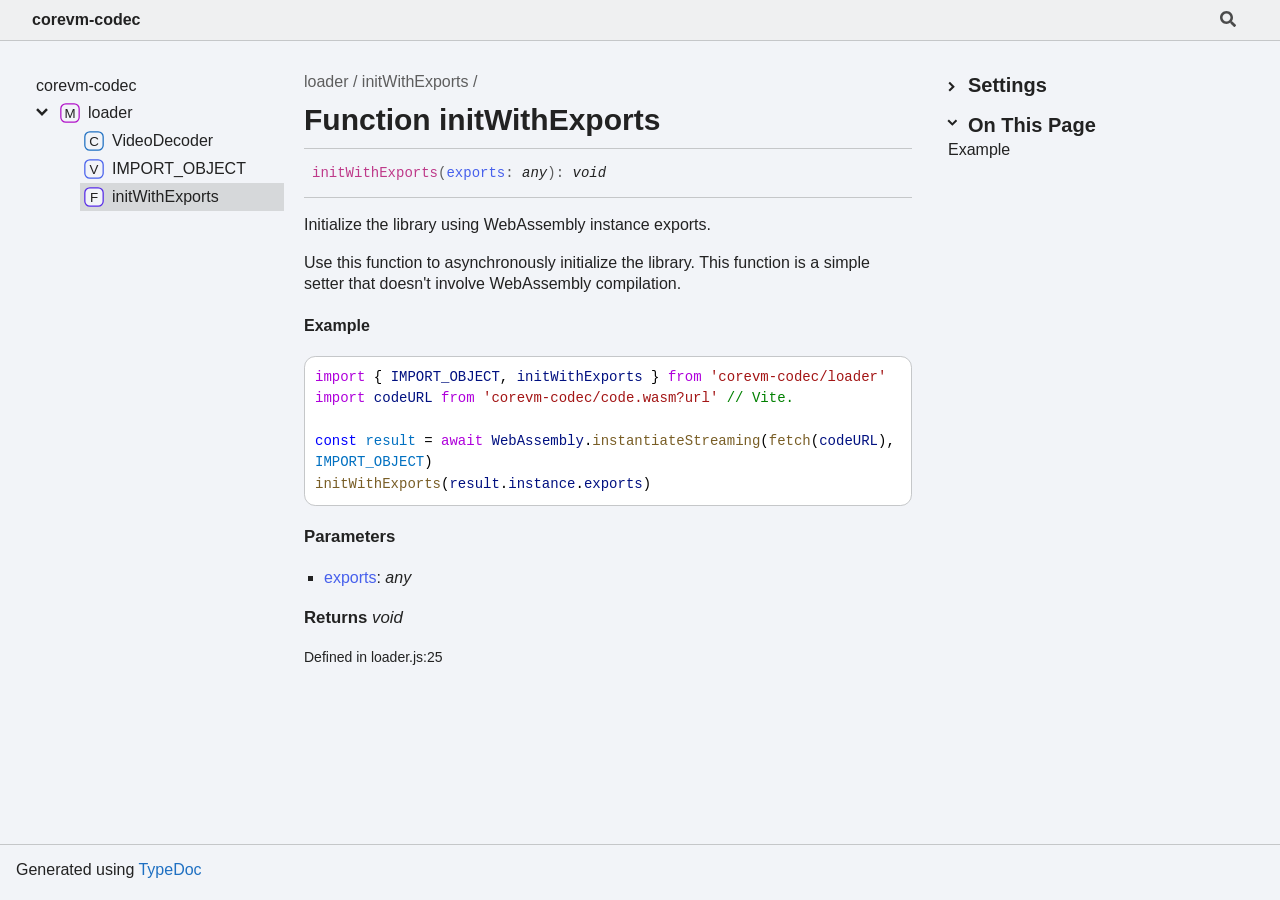
<file: functions/loader.initWithExports.html>
<!DOCTYPE html><html class="default" lang="en" data-base="../"><head><meta charset="utf-8"/><meta http-equiv="x-ua-compatible" content="IE=edge"/><title>initWithExports | corevm-codec</title><meta name="description" content="Documentation for corevm-codec"/><meta name="viewport" content="width=device-width, initial-scale=1"/><link rel="stylesheet" href="../assets/style.css"/><link rel="stylesheet" href="../assets/highlight.css"/><script defer src="../assets/main.js"></script><script async src="../assets/icons.js" id="tsd-icons-script"></script><script async src="../assets/search.js" id="tsd-search-script"></script><script async src="../assets/navigation.js" id="tsd-nav-script"></script></head><body><script>document.documentElement.dataset.theme = localStorage.getItem("tsd-theme") || "os";document.body.style.display="none";setTimeout(() => window.app?app.showPage():document.body.style.removeProperty("display"),500)</script><header class="tsd-page-toolbar">
<div class="tsd-toolbar-contents container"><a href="../index.html" class="title">corevm-codec</a>
<div id="tsd-toolbar-links"></div><button id="tsd-search-trigger" class="tsd-widget" aria-label="Search"><svg width="16" height="16" viewBox="0 0 16 16" fill="none" aria-hidden="true"><use href="../assets/icons.svg#icon-search"></use></svg></button><dialog id="tsd-search" aria-label="Search"><input role="combobox" id="tsd-search-input" aria-controls="tsd-search-results" aria-autocomplete="list" aria-expanded="true" autocapitalize="off" autocomplete="off" placeholder="Search the docs" maxLength="100"/>
<ul role="listbox" id="tsd-search-results"></ul>
<div id="tsd-search-status" aria-live="polite" aria-atomic="true">
<div>Preparing search index...</div></div></dialog><a href="#" class="tsd-widget menu" id="tsd-toolbar-menu-trigger" data-toggle="menu" aria-label="Menu"><svg width="16" height="16" viewBox="0 0 16 16" fill="none" aria-hidden="true"><use href="../assets/icons.svg#icon-menu"></use></svg></a></div></header>
<div class="container container-main">
<div class="col-content">
<div class="tsd-page-title">
<ul class="tsd-breadcrumb" aria-label="Breadcrumb">
<li><a href="../modules/loader.html">loader</a></li>
<li><a href="" aria-current="page">initWithExports</a></li></ul>
<h1>Function initWithExports</h1></div>
<section class="tsd-panel">
<ul class="tsd-signatures">
<li class="">
<div class="tsd-signature tsd-anchor-link" id="initwithexports"><span class="tsd-kind-call-signature">initWithExports</span><span class="tsd-signature-symbol">(</span><span class="tsd-kind-parameter">exports</span><span class="tsd-signature-symbol">:</span> <span class="tsd-signature-type">any</span><span class="tsd-signature-symbol">)</span><span class="tsd-signature-symbol">:</span> <span class="tsd-signature-type">void</span><a href="#initwithexports" aria-label="Permalink" class="tsd-anchor-icon"><svg viewBox="0 0 24 24" aria-hidden="true"><use href="../assets/icons.svg#icon-anchor"></use></svg></a></div>
<div class="tsd-description">
<div class="tsd-comment tsd-typography"><p>Initialize the library using WebAssembly instance exports.</p>
<p>Use this function to asynchronously initialize the library.
This function is a simple setter that doesn't involve WebAssembly compilation.</p>
<h4 id="example" class="tsd-anchor-link">Example<a href="#example" aria-label="Permalink" class="tsd-anchor-icon"><svg viewBox="0 0 24 24" aria-hidden="true"><use href="../assets/icons.svg#icon-anchor"></use></svg></a></h4>
<pre><code class="javascript"><span class="hl-0">import</span><span class="hl-1"> { </span><span class="hl-2">IMPORT_OBJECT</span><span class="hl-1">, </span><span class="hl-2">initWithExports</span><span class="hl-1"> } </span><span class="hl-0">from</span><span class="hl-1"> </span><span class="hl-3">&#39;corevm-codec/loader&#39;</span><br/><span class="hl-0">import</span><span class="hl-1"> </span><span class="hl-2">codeURL</span><span class="hl-1"> </span><span class="hl-0">from</span><span class="hl-1"> </span><span class="hl-3">&#39;corevm-codec/code.wasm?url&#39;</span><span class="hl-1"> </span><span class="hl-4">// Vite.</span><br/><br/><span class="hl-5">const</span><span class="hl-1"> </span><span class="hl-6">result</span><span class="hl-1"> = </span><span class="hl-0">await</span><span class="hl-1"> </span><span class="hl-2">WebAssembly</span><span class="hl-1">.</span><span class="hl-7">instantiateStreaming</span><span class="hl-1">(</span><span class="hl-7">fetch</span><span class="hl-1">(</span><span class="hl-2">codeURL</span><span class="hl-1">), </span><span class="hl-6">IMPORT_OBJECT</span><span class="hl-1">)</span><br/><span class="hl-7">initWithExports</span><span class="hl-1">(</span><span class="hl-2">result</span><span class="hl-1">.</span><span class="hl-2">instance</span><span class="hl-1">.</span><span class="hl-2">exports</span><span class="hl-1">)</span>
</code><button type="button">Copy</button></pre>

</div>
<div class="tsd-parameters">
<h4 class="tsd-parameters-title">Parameters</h4>
<ul class="tsd-parameter-list">
<li><span><span class="tsd-kind-parameter">exports</span>: <span class="tsd-signature-type">any</span></span></li></ul></div>
<h4 class="tsd-returns-title">Returns <span class="tsd-signature-type">void</span></h4><aside class="tsd-sources">
<ul>
<li>Defined in loader.js:25</li></ul></aside></div></li></ul></section></div>
<div class="col-sidebar">
<div class="page-menu">
<div class="tsd-navigation settings">
<details class="tsd-accordion"><summary class="tsd-accordion-summary"><svg width="20" height="20" viewBox="0 0 24 24" fill="none" aria-hidden="true"><use href="../assets/icons.svg#icon-chevronDown"></use></svg>
<h3>Settings</h3></summary>
<div class="tsd-accordion-details">
<div class="tsd-filter-visibility"><span class="settings-label">Member Visibility</span>
<ul id="tsd-filter-options">
<li class="tsd-filter-item"><label class="tsd-filter-input"><input type="checkbox" id="tsd-filter-protected" name="protected"/><svg width="32" height="32" viewBox="0 0 32 32" aria-hidden="true"><rect class="tsd-checkbox-background" width="30" height="30" x="1" y="1" rx="6" fill="none"></rect><path class="tsd-checkbox-checkmark" d="M8.35422 16.8214L13.2143 21.75L24.6458 10.25" stroke="none" stroke-width="3.5" stroke-linejoin="round" fill="none"></path></svg><span>Protected</span></label></li>
<li class="tsd-filter-item"><label class="tsd-filter-input"><input type="checkbox" id="tsd-filter-inherited" name="inherited" checked/><svg width="32" height="32" viewBox="0 0 32 32" aria-hidden="true"><rect class="tsd-checkbox-background" width="30" height="30" x="1" y="1" rx="6" fill="none"></rect><path class="tsd-checkbox-checkmark" d="M8.35422 16.8214L13.2143 21.75L24.6458 10.25" stroke="none" stroke-width="3.5" stroke-linejoin="round" fill="none"></path></svg><span>Inherited</span></label></li>
<li class="tsd-filter-item"><label class="tsd-filter-input"><input type="checkbox" id="tsd-filter-external" name="external"/><svg width="32" height="32" viewBox="0 0 32 32" aria-hidden="true"><rect class="tsd-checkbox-background" width="30" height="30" x="1" y="1" rx="6" fill="none"></rect><path class="tsd-checkbox-checkmark" d="M8.35422 16.8214L13.2143 21.75L24.6458 10.25" stroke="none" stroke-width="3.5" stroke-linejoin="round" fill="none"></path></svg><span>External</span></label></li></ul></div>
<div class="tsd-theme-toggle"><label class="settings-label" for="tsd-theme">Theme</label><select id="tsd-theme"><option value="os">OS</option><option value="light">Light</option><option value="dark">Dark</option></select></div></div></details></div>
<details open class="tsd-accordion tsd-page-navigation"><summary class="tsd-accordion-summary"><svg width="20" height="20" viewBox="0 0 24 24" fill="none" aria-hidden="true"><use href="../assets/icons.svg#icon-chevronDown"></use></svg>
<h3>On This Page</h3></summary>
<div class="tsd-accordion-details"><a href="#example"><span>Example</span></a></div></details></div>
<div class="site-menu">
<nav class="tsd-navigation"><a href="../index.html">corevm-codec</a>
<ul class="tsd-small-nested-navigation" id="tsd-nav-container">
<li>Loading...</li></ul></nav></div></div></div><footer>
<p class="tsd-generator">Generated using <a href="https://typedoc.org/" target="_blank">TypeDoc</a></p></footer>
<div class="overlay"></div></body></html>
</file>
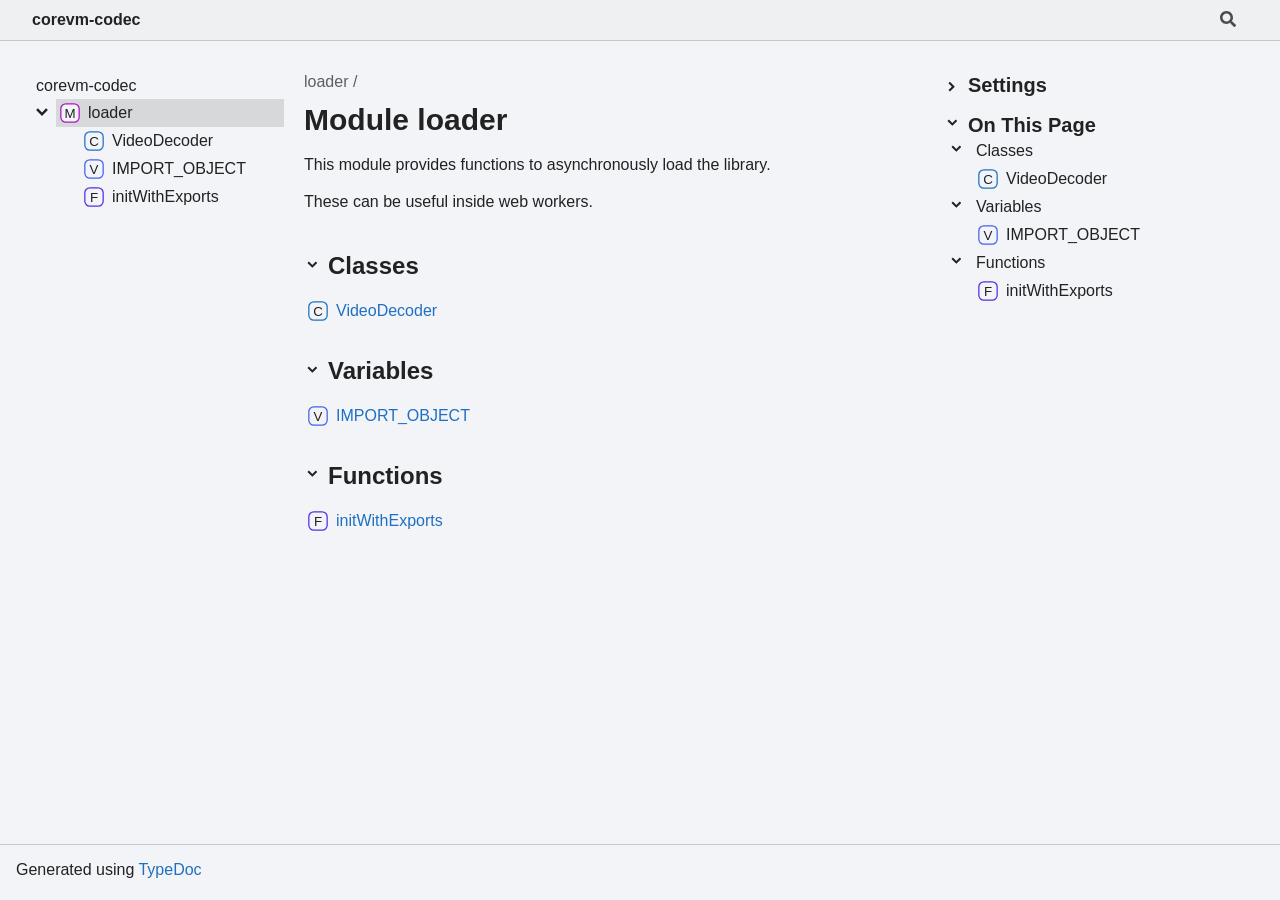
<file: modules/loader.html>
<!DOCTYPE html><html class="default" lang="en" data-base="../"><head><meta charset="utf-8"/><meta http-equiv="x-ua-compatible" content="IE=edge"/><title>loader | corevm-codec</title><meta name="description" content="Documentation for corevm-codec"/><meta name="viewport" content="width=device-width, initial-scale=1"/><link rel="stylesheet" href="../assets/style.css"/><link rel="stylesheet" href="../assets/highlight.css"/><script defer src="../assets/main.js"></script><script async src="../assets/icons.js" id="tsd-icons-script"></script><script async src="../assets/search.js" id="tsd-search-script"></script><script async src="../assets/navigation.js" id="tsd-nav-script"></script></head><body><script>document.documentElement.dataset.theme = localStorage.getItem("tsd-theme") || "os";document.body.style.display="none";setTimeout(() => window.app?app.showPage():document.body.style.removeProperty("display"),500)</script><header class="tsd-page-toolbar">
<div class="tsd-toolbar-contents container"><a href="../index.html" class="title">corevm-codec</a>
<div id="tsd-toolbar-links"></div><button id="tsd-search-trigger" class="tsd-widget" aria-label="Search"><svg width="16" height="16" viewBox="0 0 16 16" fill="none" aria-hidden="true"><use href="../assets/icons.svg#icon-search"></use></svg></button><dialog id="tsd-search" aria-label="Search"><input role="combobox" id="tsd-search-input" aria-controls="tsd-search-results" aria-autocomplete="list" aria-expanded="true" autocapitalize="off" autocomplete="off" placeholder="Search the docs" maxLength="100"/>
<ul role="listbox" id="tsd-search-results"></ul>
<div id="tsd-search-status" aria-live="polite" aria-atomic="true">
<div>Preparing search index...</div></div></dialog><a href="#" class="tsd-widget menu" id="tsd-toolbar-menu-trigger" data-toggle="menu" aria-label="Menu"><svg width="16" height="16" viewBox="0 0 16 16" fill="none" aria-hidden="true"><use href="../assets/icons.svg#icon-menu"></use></svg></a></div></header>
<div class="container container-main">
<div class="col-content">
<div class="tsd-page-title">
<ul class="tsd-breadcrumb" aria-label="Breadcrumb">
<li><a href="" aria-current="page">loader</a></li></ul>
<h1>Module loader</h1></div>
<section class="tsd-panel tsd-comment">
<div class="tsd-comment tsd-typography"><p>This module provides functions to asynchronously load the library.</p>
<p>These can be useful inside web workers.</p>
</div></section>
<details class="tsd-panel-group tsd-member-group tsd-accordion" open><summary class="tsd-accordion-summary" data-key="section-Classes"><svg width="20" height="20" viewBox="0 0 24 24" fill="none" aria-hidden="true"><use href="../assets/icons.svg#icon-chevronDown"></use></svg>
<h2 class="tsd-anchor-link" id="classes">Classes<a href="#classes" aria-label="Permalink" class="tsd-anchor-icon"><svg viewBox="0 0 24 24" aria-hidden="true"><use href="../assets/icons.svg#icon-anchor"></use></svg></a></h2></summary><dl class="tsd-member-summaries"><dt class="tsd-member-summary" id="videodecoder"><span class="tsd-member-summary-name"><svg class="tsd-kind-icon" viewBox="0 0 24 24" aria-label="Class"><use href="../assets/icons.svg#icon-128"></use></svg><a href="../classes/loader.VideoDecoder.html">VideoDecoder</a><a href="#videodecoder" aria-label="Permalink" class="tsd-anchor-icon"><svg viewBox="0 0 24 24" aria-hidden="true"><use href="../assets/icons.svg#icon-anchor"></use></svg></a></span></dt><dd class="tsd-member-summary"></dd></dl></details>
<details class="tsd-panel-group tsd-member-group tsd-accordion" open><summary class="tsd-accordion-summary" data-key="section-Variables"><svg width="20" height="20" viewBox="0 0 24 24" fill="none" aria-hidden="true"><use href="../assets/icons.svg#icon-chevronDown"></use></svg>
<h2 class="tsd-anchor-link" id="variables">Variables<a href="#variables" aria-label="Permalink" class="tsd-anchor-icon"><svg viewBox="0 0 24 24" aria-hidden="true"><use href="../assets/icons.svg#icon-anchor"></use></svg></a></h2></summary><dl class="tsd-member-summaries"><dt class="tsd-member-summary" id="import_object"><span class="tsd-member-summary-name"><svg class="tsd-kind-icon" viewBox="0 0 24 24" aria-label="Variable"><use href="../assets/icons.svg#icon-32"></use></svg><a href="../variables/loader.IMPORT_OBJECT.html">IMPORT_OBJECT</a><a href="#import_object" aria-label="Permalink" class="tsd-anchor-icon"><svg viewBox="0 0 24 24" aria-hidden="true"><use href="../assets/icons.svg#icon-anchor"></use></svg></a></span></dt><dd class="tsd-member-summary"></dd></dl></details>
<details class="tsd-panel-group tsd-member-group tsd-accordion" open><summary class="tsd-accordion-summary" data-key="section-Functions"><svg width="20" height="20" viewBox="0 0 24 24" fill="none" aria-hidden="true"><use href="../assets/icons.svg#icon-chevronDown"></use></svg>
<h2 class="tsd-anchor-link" id="functions">Functions<a href="#functions" aria-label="Permalink" class="tsd-anchor-icon"><svg viewBox="0 0 24 24" aria-hidden="true"><use href="../assets/icons.svg#icon-anchor"></use></svg></a></h2></summary><dl class="tsd-member-summaries"><dt class="tsd-member-summary" id="initwithexports"><span class="tsd-member-summary-name"><svg class="tsd-kind-icon" viewBox="0 0 24 24" aria-label="Function"><use href="../assets/icons.svg#icon-64"></use></svg><a href="../functions/loader.initWithExports.html">initWithExports</a><a href="#initwithexports" aria-label="Permalink" class="tsd-anchor-icon"><svg viewBox="0 0 24 24" aria-hidden="true"><use href="../assets/icons.svg#icon-anchor"></use></svg></a></span></dt><dd class="tsd-member-summary"></dd></dl></details></div>
<div class="col-sidebar">
<div class="page-menu">
<div class="tsd-navigation settings">
<details class="tsd-accordion"><summary class="tsd-accordion-summary"><svg width="20" height="20" viewBox="0 0 24 24" fill="none" aria-hidden="true"><use href="../assets/icons.svg#icon-chevronDown"></use></svg>
<h3>Settings</h3></summary>
<div class="tsd-accordion-details">
<div class="tsd-filter-visibility"><span class="settings-label">Member Visibility</span>
<ul id="tsd-filter-options">
<li class="tsd-filter-item"><label class="tsd-filter-input"><input type="checkbox" id="tsd-filter-protected" name="protected"/><svg width="32" height="32" viewBox="0 0 32 32" aria-hidden="true"><rect class="tsd-checkbox-background" width="30" height="30" x="1" y="1" rx="6" fill="none"></rect><path class="tsd-checkbox-checkmark" d="M8.35422 16.8214L13.2143 21.75L24.6458 10.25" stroke="none" stroke-width="3.5" stroke-linejoin="round" fill="none"></path></svg><span>Protected</span></label></li>
<li class="tsd-filter-item"><label class="tsd-filter-input"><input type="checkbox" id="tsd-filter-inherited" name="inherited" checked/><svg width="32" height="32" viewBox="0 0 32 32" aria-hidden="true"><rect class="tsd-checkbox-background" width="30" height="30" x="1" y="1" rx="6" fill="none"></rect><path class="tsd-checkbox-checkmark" d="M8.35422 16.8214L13.2143 21.75L24.6458 10.25" stroke="none" stroke-width="3.5" stroke-linejoin="round" fill="none"></path></svg><span>Inherited</span></label></li>
<li class="tsd-filter-item"><label class="tsd-filter-input"><input type="checkbox" id="tsd-filter-external" name="external"/><svg width="32" height="32" viewBox="0 0 32 32" aria-hidden="true"><rect class="tsd-checkbox-background" width="30" height="30" x="1" y="1" rx="6" fill="none"></rect><path class="tsd-checkbox-checkmark" d="M8.35422 16.8214L13.2143 21.75L24.6458 10.25" stroke="none" stroke-width="3.5" stroke-linejoin="round" fill="none"></path></svg><span>External</span></label></li></ul></div>
<div class="tsd-theme-toggle"><label class="settings-label" for="tsd-theme">Theme</label><select id="tsd-theme"><option value="os">OS</option><option value="light">Light</option><option value="dark">Dark</option></select></div></div></details></div>
<details open class="tsd-accordion tsd-page-navigation"><summary class="tsd-accordion-summary"><svg width="20" height="20" viewBox="0 0 24 24" fill="none" aria-hidden="true"><use href="../assets/icons.svg#icon-chevronDown"></use></svg>
<h3>On This Page</h3></summary>
<div class="tsd-accordion-details">
<details open class="tsd-accordion tsd-page-navigation-section"><summary class="tsd-accordion-summary" data-key="section-Classes"><svg width="20" height="20" viewBox="0 0 24 24" fill="none" aria-hidden="true"><use href="../assets/icons.svg#icon-chevronDown"></use></svg>Classes</summary>
<div><a href="#videodecoder"><svg class="tsd-kind-icon" viewBox="0 0 24 24" aria-label="Class"><use href="../assets/icons.svg#icon-128"></use></svg><span>Video<wbr/>Decoder</span></a></div></details>
<details open class="tsd-accordion tsd-page-navigation-section"><summary class="tsd-accordion-summary" data-key="section-Variables"><svg width="20" height="20" viewBox="0 0 24 24" fill="none" aria-hidden="true"><use href="../assets/icons.svg#icon-chevronDown"></use></svg>Variables</summary>
<div><a href="#import_object"><svg class="tsd-kind-icon" viewBox="0 0 24 24" aria-label="Variable"><use href="../assets/icons.svg#icon-32"></use></svg><span>IMPORT_<wbr/>OBJECT</span></a></div></details>
<details open class="tsd-accordion tsd-page-navigation-section"><summary class="tsd-accordion-summary" data-key="section-Functions"><svg width="20" height="20" viewBox="0 0 24 24" fill="none" aria-hidden="true"><use href="../assets/icons.svg#icon-chevronDown"></use></svg>Functions</summary>
<div><a href="#initwithexports"><svg class="tsd-kind-icon" viewBox="0 0 24 24" aria-label="Function"><use href="../assets/icons.svg#icon-64"></use></svg><span>init<wbr/>With<wbr/>Exports</span></a></div></details></div></details></div>
<div class="site-menu">
<nav class="tsd-navigation"><a href="../index.html">corevm-codec</a>
<ul class="tsd-small-nested-navigation" id="tsd-nav-container">
<li>Loading...</li></ul></nav></div></div></div><footer>
<p class="tsd-generator">Generated using <a href="https://typedoc.org/" target="_blank">TypeDoc</a></p></footer>
<div class="overlay"></div></body></html>
</file>
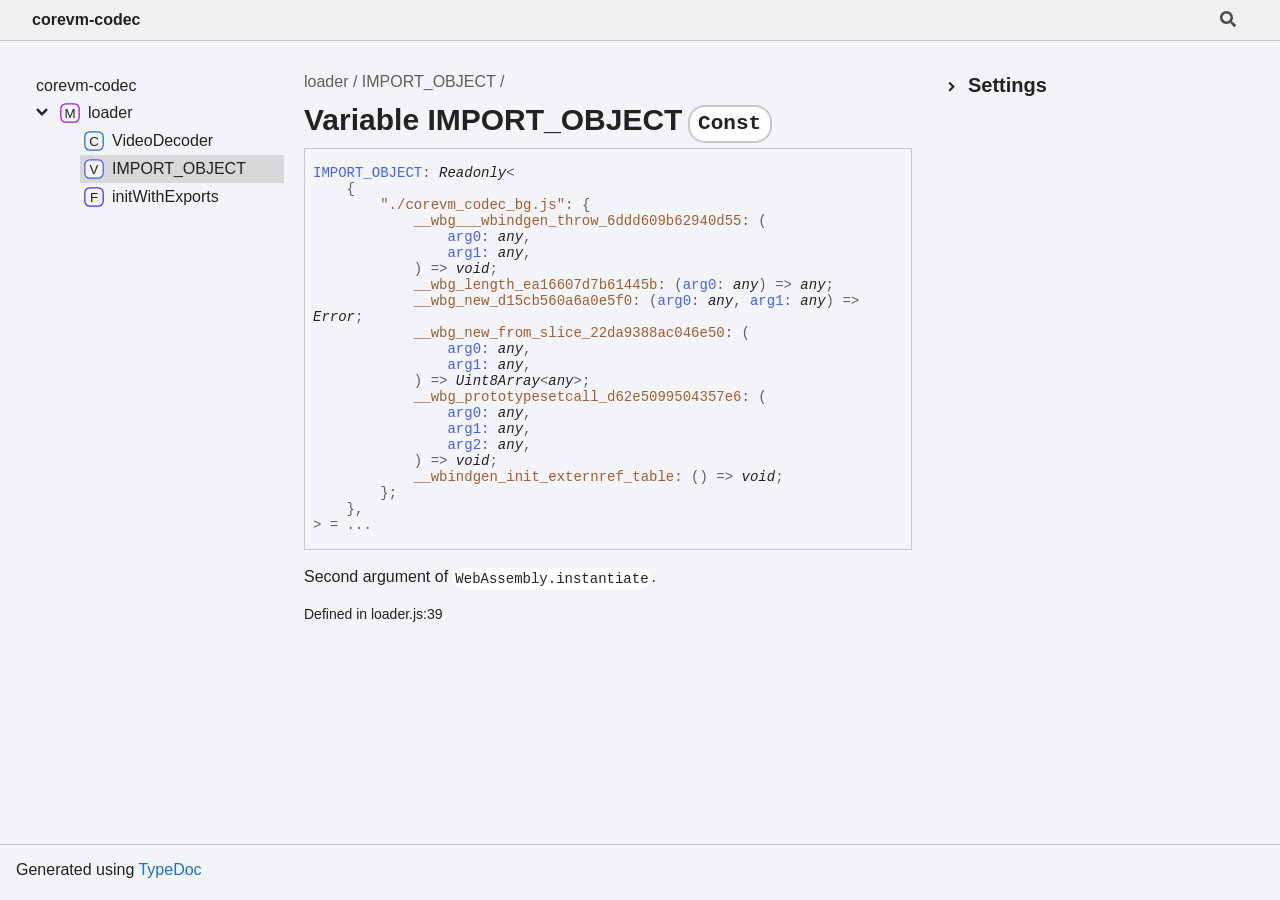
<file: variables/loader.IMPORT_OBJECT.html>
<!DOCTYPE html><html class="default" lang="en" data-base="../"><head><meta charset="utf-8"/><meta http-equiv="x-ua-compatible" content="IE=edge"/><title>IMPORT_OBJECT | corevm-codec</title><meta name="description" content="Documentation for corevm-codec"/><meta name="viewport" content="width=device-width, initial-scale=1"/><link rel="stylesheet" href="../assets/style.css"/><link rel="stylesheet" href="../assets/highlight.css"/><script defer src="../assets/main.js"></script><script async src="../assets/icons.js" id="tsd-icons-script"></script><script async src="../assets/search.js" id="tsd-search-script"></script><script async src="../assets/navigation.js" id="tsd-nav-script"></script></head><body><script>document.documentElement.dataset.theme = localStorage.getItem("tsd-theme") || "os";document.body.style.display="none";setTimeout(() => window.app?app.showPage():document.body.style.removeProperty("display"),500)</script><header class="tsd-page-toolbar">
<div class="tsd-toolbar-contents container"><a href="../index.html" class="title">corevm-codec</a>
<div id="tsd-toolbar-links"></div><button id="tsd-search-trigger" class="tsd-widget" aria-label="Search"><svg width="16" height="16" viewBox="0 0 16 16" fill="none" aria-hidden="true"><use href="../assets/icons.svg#icon-search"></use></svg></button><dialog id="tsd-search" aria-label="Search"><input role="combobox" id="tsd-search-input" aria-controls="tsd-search-results" aria-autocomplete="list" aria-expanded="true" autocapitalize="off" autocomplete="off" placeholder="Search the docs" maxLength="100"/>
<ul role="listbox" id="tsd-search-results"></ul>
<div id="tsd-search-status" aria-live="polite" aria-atomic="true">
<div>Preparing search index...</div></div></dialog><a href="#" class="tsd-widget menu" id="tsd-toolbar-menu-trigger" data-toggle="menu" aria-label="Menu"><svg width="16" height="16" viewBox="0 0 16 16" fill="none" aria-hidden="true"><use href="../assets/icons.svg#icon-menu"></use></svg></a></div></header>
<div class="container container-main">
<div class="col-content">
<div class="tsd-page-title">
<ul class="tsd-breadcrumb" aria-label="Breadcrumb">
<li><a href="../modules/loader.html">loader</a></li>
<li><a href="" aria-current="page">IMPORT_OBJECT</a></li></ul>
<h1>Variable IMPORT_OBJECT<code class="tsd-tag">Const</code></h1></div>
<div class="tsd-signature"><span class="tsd-kind-variable">IMPORT_OBJECT</span><span class="tsd-signature-symbol">:</span> <span class="tsd-signature-type">Readonly</span><span class="tsd-signature-symbol">&lt;</span><br/>    <span class="tsd-signature-symbol">{</span><br/>        <span class="tsd-kind-property">&quot;./corevm_codec_bg.js&quot;</span><span class="tsd-signature-symbol">:</span> <span class="tsd-signature-symbol">{</span><br/>            <span class="tsd-kind-property">__wbg___wbindgen_throw_6ddd609b62940d55</span><span class="tsd-signature-symbol">:</span> <span class="tsd-signature-symbol">(</span><br/>                <span class="tsd-kind-parameter">arg0</span><span class="tsd-signature-symbol">:</span> <span class="tsd-signature-type">any</span><span class="tsd-signature-symbol">,</span><br/>                <span class="tsd-kind-parameter">arg1</span><span class="tsd-signature-symbol">:</span> <span class="tsd-signature-type">any</span><span class="tsd-signature-symbol">,</span><br/>            <span class="tsd-signature-symbol">)</span> <span class="tsd-signature-symbol">=&gt;</span> <span class="tsd-signature-type">void</span><span class="tsd-signature-symbol">;</span><br/>            <span class="tsd-kind-property">__wbg_length_ea16607d7b61445b</span><span class="tsd-signature-symbol">:</span> <span class="tsd-signature-symbol">(</span><span class="tsd-kind-parameter">arg0</span><span class="tsd-signature-symbol">:</span> <span class="tsd-signature-type">any</span><span class="tsd-signature-symbol">)</span> <span class="tsd-signature-symbol">=&gt;</span> <span class="tsd-signature-type">any</span><span class="tsd-signature-symbol">;</span><br/>            <span class="tsd-kind-property">__wbg_new_d15cb560a6a0e5f0</span><span class="tsd-signature-symbol">:</span> <span class="tsd-signature-symbol">(</span><span class="tsd-kind-parameter">arg0</span><span class="tsd-signature-symbol">:</span> <span class="tsd-signature-type">any</span><span class="tsd-signature-symbol">,</span> <span class="tsd-kind-parameter">arg1</span><span class="tsd-signature-symbol">:</span> <span class="tsd-signature-type">any</span><span class="tsd-signature-symbol">)</span> <span class="tsd-signature-symbol">=&gt;</span> <span class="tsd-signature-type">Error</span><span class="tsd-signature-symbol">;</span><br/>            <span class="tsd-kind-property">__wbg_new_from_slice_22da9388ac046e50</span><span class="tsd-signature-symbol">:</span> <span class="tsd-signature-symbol">(</span><br/>                <span class="tsd-kind-parameter">arg0</span><span class="tsd-signature-symbol">:</span> <span class="tsd-signature-type">any</span><span class="tsd-signature-symbol">,</span><br/>                <span class="tsd-kind-parameter">arg1</span><span class="tsd-signature-symbol">:</span> <span class="tsd-signature-type">any</span><span class="tsd-signature-symbol">,</span><br/>            <span class="tsd-signature-symbol">)</span> <span class="tsd-signature-symbol">=&gt;</span> <span class="tsd-signature-type">Uint8Array</span><span class="tsd-signature-symbol">&lt;</span><span class="tsd-signature-type">any</span><span class="tsd-signature-symbol">&gt;</span><span class="tsd-signature-symbol">;</span><br/>            <span class="tsd-kind-property">__wbg_prototypesetcall_d62e5099504357e6</span><span class="tsd-signature-symbol">:</span> <span class="tsd-signature-symbol">(</span><br/>                <span class="tsd-kind-parameter">arg0</span><span class="tsd-signature-symbol">:</span> <span class="tsd-signature-type">any</span><span class="tsd-signature-symbol">,</span><br/>                <span class="tsd-kind-parameter">arg1</span><span class="tsd-signature-symbol">:</span> <span class="tsd-signature-type">any</span><span class="tsd-signature-symbol">,</span><br/>                <span class="tsd-kind-parameter">arg2</span><span class="tsd-signature-symbol">:</span> <span class="tsd-signature-type">any</span><span class="tsd-signature-symbol">,</span><br/>            <span class="tsd-signature-symbol">)</span> <span class="tsd-signature-symbol">=&gt;</span> <span class="tsd-signature-type">void</span><span class="tsd-signature-symbol">;</span><br/>            <span class="tsd-kind-property">__wbindgen_init_externref_table</span><span class="tsd-signature-symbol">:</span> <span class="tsd-signature-symbol">()</span> <span class="tsd-signature-symbol">=&gt;</span> <span class="tsd-signature-type">void</span><span class="tsd-signature-symbol">;</span><br/>        <span class="tsd-signature-symbol">}</span><span class="tsd-signature-symbol">;</span><br/>    <span class="tsd-signature-symbol">}</span><span class="tsd-signature-symbol">,</span><br/><span class="tsd-signature-symbol">&gt;</span><span class="tsd-signature-symbol"> = ...</span></div>
<div class="tsd-comment tsd-typography"><p>Second argument of <code>WebAssembly.instantiate</code>.</p>
</div><aside class="tsd-sources">
<ul>
<li>Defined in loader.js:39</li></ul></aside></div>
<div class="col-sidebar">
<div class="page-menu">
<div class="tsd-navigation settings">
<details class="tsd-accordion"><summary class="tsd-accordion-summary"><svg width="20" height="20" viewBox="0 0 24 24" fill="none" aria-hidden="true"><use href="../assets/icons.svg#icon-chevronDown"></use></svg>
<h3>Settings</h3></summary>
<div class="tsd-accordion-details">
<div class="tsd-filter-visibility"><span class="settings-label">Member Visibility</span>
<ul id="tsd-filter-options">
<li class="tsd-filter-item"><label class="tsd-filter-input"><input type="checkbox" id="tsd-filter-protected" name="protected"/><svg width="32" height="32" viewBox="0 0 32 32" aria-hidden="true"><rect class="tsd-checkbox-background" width="30" height="30" x="1" y="1" rx="6" fill="none"></rect><path class="tsd-checkbox-checkmark" d="M8.35422 16.8214L13.2143 21.75L24.6458 10.25" stroke="none" stroke-width="3.5" stroke-linejoin="round" fill="none"></path></svg><span>Protected</span></label></li>
<li class="tsd-filter-item"><label class="tsd-filter-input"><input type="checkbox" id="tsd-filter-inherited" name="inherited" checked/><svg width="32" height="32" viewBox="0 0 32 32" aria-hidden="true"><rect class="tsd-checkbox-background" width="30" height="30" x="1" y="1" rx="6" fill="none"></rect><path class="tsd-checkbox-checkmark" d="M8.35422 16.8214L13.2143 21.75L24.6458 10.25" stroke="none" stroke-width="3.5" stroke-linejoin="round" fill="none"></path></svg><span>Inherited</span></label></li>
<li class="tsd-filter-item"><label class="tsd-filter-input"><input type="checkbox" id="tsd-filter-external" name="external"/><svg width="32" height="32" viewBox="0 0 32 32" aria-hidden="true"><rect class="tsd-checkbox-background" width="30" height="30" x="1" y="1" rx="6" fill="none"></rect><path class="tsd-checkbox-checkmark" d="M8.35422 16.8214L13.2143 21.75L24.6458 10.25" stroke="none" stroke-width="3.5" stroke-linejoin="round" fill="none"></path></svg><span>External</span></label></li></ul></div>
<div class="tsd-theme-toggle"><label class="settings-label" for="tsd-theme">Theme</label><select id="tsd-theme"><option value="os">OS</option><option value="light">Light</option><option value="dark">Dark</option></select></div></div></details></div></div>
<div class="site-menu">
<nav class="tsd-navigation"><a href="../index.html">corevm-codec</a>
<ul class="tsd-small-nested-navigation" id="tsd-nav-container">
<li>Loading...</li></ul></nav></div></div></div><footer>
<p class="tsd-generator">Generated using <a href="https://typedoc.org/" target="_blank">TypeDoc</a></p></footer>
<div class="overlay"></div></body></html>
</file>
<file: assets/style.css>
@layer typedoc {
    :root {
        --dim-toolbar-contents-height: 2.5rem;
        --dim-toolbar-border-bottom-width: 1px;
        --dim-header-height: calc(
            var(--dim-toolbar-border-bottom-width) +
                var(--dim-toolbar-contents-height)
        );

        /* 0rem For mobile; unit is required for calculation in `calc` */
        --dim-container-main-margin-y: 0rem;

        --dim-footer-height: 3.5rem;

        --modal-animation-duration: 0.2s;
    }

    :root {
        /* Light */
        --light-color-background: #f2f4f8;
        --light-color-background-secondary: #eff0f1;
        /* Not to be confused with [:active](https://developer.mozilla.org/en-US/docs/Web/CSS/:active) */
        --light-color-background-active: #d6d8da;
        --light-color-background-warning: #e6e600;
        --light-color-warning-text: #222;
        --light-color-accent: #c5c7c9;
        --light-color-active-menu-item: var(--light-color-background-active);
        --light-color-text: #222;
        --light-color-contrast-text: #000;
        --light-color-text-aside: #5e5e5e;

        --light-color-icon-background: var(--light-color-background);
        --light-color-icon-text: var(--light-color-text);

        --light-color-comment-tag-text: var(--light-color-text);
        --light-color-comment-tag: var(--light-color-background);

        --light-color-link: #1f70c2;
        --light-color-focus-outline: #3584e4;

        --light-color-ts-keyword: #056bd6;
        --light-color-ts-project: #b111c9;
        --light-color-ts-module: var(--light-color-ts-project);
        --light-color-ts-namespace: var(--light-color-ts-project);
        --light-color-ts-enum: #7e6f15;
        --light-color-ts-enum-member: var(--light-color-ts-enum);
        --light-color-ts-variable: #4760ec;
        --light-color-ts-function: #572be7;
        --light-color-ts-class: #1f70c2;
        --light-color-ts-interface: #108024;
        --light-color-ts-constructor: var(--light-color-ts-class);
        --light-color-ts-property: #9f5f30;
        --light-color-ts-method: #be3989;
        --light-color-ts-reference: #ff4d82;
        --light-color-ts-call-signature: var(--light-color-ts-method);
        --light-color-ts-index-signature: var(--light-color-ts-property);
        --light-color-ts-constructor-signature: var(
            --light-color-ts-constructor
        );
        --light-color-ts-parameter: var(--light-color-ts-variable);
        /* type literal not included as links will never be generated to it */
        --light-color-ts-type-parameter: #a55c0e;
        --light-color-ts-accessor: #c73c3c;
        --light-color-ts-get-signature: var(--light-color-ts-accessor);
        --light-color-ts-set-signature: var(--light-color-ts-accessor);
        --light-color-ts-type-alias: #d51270;
        /* reference not included as links will be colored with the kind that it points to */
        --light-color-document: #000000;

        --light-color-alert-note: #0969d9;
        --light-color-alert-tip: #1a7f37;
        --light-color-alert-important: #8250df;
        --light-color-alert-warning: #9a6700;
        --light-color-alert-caution: #cf222e;

        --light-external-icon: url("data:image/svg+xml;utf8,<svg xmlns='http://www.w3.org/2000/svg' viewBox='0 0 100 100' width='10' height='10'><path fill-opacity='0' stroke='%23000' stroke-width='10' d='m43,35H5v60h60V57M45,5v10l10,10-30,30 20,20 30-30 10,10h10V5z'/></svg>");
        --light-color-scheme: light;
    }

    :root {
        /* Dark */
        --dark-color-background: #2b2e33;
        --dark-color-background-secondary: #1e2024;
        /* Not to be confused with [:active](https://developer.mozilla.org/en-US/docs/Web/CSS/:active) */
        --dark-color-background-active: #5d5d6a;
        --dark-color-background-warning: #bebe00;
        --dark-color-warning-text: #222;
        --dark-color-accent: #9096a2;
        --dark-color-active-menu-item: var(--dark-color-background-active);
        --dark-color-text: #f5f5f5;
        --dark-color-contrast-text: #ffffff;
        --dark-color-text-aside: #dddddd;

        --dark-color-icon-background: var(--dark-color-background-secondary);
        --dark-color-icon-text: var(--dark-color-text);

        --dark-color-comment-tag-text: var(--dark-color-text);
        --dark-color-comment-tag: var(--dark-color-background);

        --dark-color-link: #00aff4;
        --dark-color-focus-outline: #4c97f2;

        --dark-color-ts-keyword: #3399ff;
        --dark-color-ts-project: #e358ff;
        --dark-color-ts-module: var(--dark-color-ts-project);
        --dark-color-ts-namespace: var(--dark-color-ts-project);
        --dark-color-ts-enum: #f4d93e;
        --dark-color-ts-enum-member: var(--dark-color-ts-enum);
        --dark-color-ts-variable: #798dff;
        --dark-color-ts-function: #a280ff;
        --dark-color-ts-class: #8ac4ff;
        --dark-color-ts-interface: #6cff87;
        --dark-color-ts-constructor: var(--dark-color-ts-class);
        --dark-color-ts-property: #ff984d;
        --dark-color-ts-method: #ff4db8;
        --dark-color-ts-reference: #ff4d82;
        --dark-color-ts-call-signature: var(--dark-color-ts-method);
        --dark-color-ts-index-signature: var(--dark-color-ts-property);
        --dark-color-ts-constructor-signature: var(--dark-color-ts-constructor);
        --dark-color-ts-parameter: var(--dark-color-ts-variable);
        /* type literal not included as links will never be generated to it */
        --dark-color-ts-type-parameter: #e07d13;
        --dark-color-ts-accessor: #ff6060;
        --dark-color-ts-get-signature: var(--dark-color-ts-accessor);
        --dark-color-ts-set-signature: var(--dark-color-ts-accessor);
        --dark-color-ts-type-alias: #ff6492;
        /* reference not included as links will be colored with the kind that it points to */
        --dark-color-document: #ffffff;

        --dark-color-alert-note: #0969d9;
        --dark-color-alert-tip: #1a7f37;
        --dark-color-alert-important: #8250df;
        --dark-color-alert-warning: #9a6700;
        --dark-color-alert-caution: #cf222e;

        --dark-external-icon: url("data:image/svg+xml;utf8,<svg xmlns='http://www.w3.org/2000/svg' viewBox='0 0 100 100' width='10' height='10'><path fill-opacity='0' stroke='%23fff' stroke-width='10' d='m43,35H5v60h60V57M45,5v10l10,10-30,30 20,20 30-30 10,10h10V5z'/></svg>");
        --dark-color-scheme: dark;
    }

    @media (prefers-color-scheme: light) {
        :root {
            --color-background: var(--light-color-background);
            --color-background-secondary: var(
                --light-color-background-secondary
            );
            --color-background-active: var(--light-color-background-active);
            --color-background-warning: var(--light-color-background-warning);
            --color-warning-text: var(--light-color-warning-text);
            --color-accent: var(--light-color-accent);
            --color-active-menu-item: var(--light-color-active-menu-item);
            --color-text: var(--light-color-text);
            --color-contrast-text: var(--light-color-contrast-text);
            --color-text-aside: var(--light-color-text-aside);

            --color-icon-background: var(--light-color-icon-background);
            --color-icon-text: var(--light-color-icon-text);

            --color-comment-tag-text: var(--light-color-text);
            --color-comment-tag: var(--light-color-background);

            --color-link: var(--light-color-link);
            --color-focus-outline: var(--light-color-focus-outline);

            --color-ts-keyword: var(--light-color-ts-keyword);
            --color-ts-project: var(--light-color-ts-project);
            --color-ts-module: var(--light-color-ts-module);
            --color-ts-namespace: var(--light-color-ts-namespace);
            --color-ts-enum: var(--light-color-ts-enum);
            --color-ts-enum-member: var(--light-color-ts-enum-member);
            --color-ts-variable: var(--light-color-ts-variable);
            --color-ts-function: var(--light-color-ts-function);
            --color-ts-class: var(--light-color-ts-class);
            --color-ts-interface: var(--light-color-ts-interface);
            --color-ts-constructor: var(--light-color-ts-constructor);
            --color-ts-property: var(--light-color-ts-property);
            --color-ts-method: var(--light-color-ts-method);
            --color-ts-reference: var(--light-color-ts-reference);
            --color-ts-call-signature: var(--light-color-ts-call-signature);
            --color-ts-index-signature: var(--light-color-ts-index-signature);
            --color-ts-constructor-signature: var(
                --light-color-ts-constructor-signature
            );
            --color-ts-parameter: var(--light-color-ts-parameter);
            --color-ts-type-parameter: var(--light-color-ts-type-parameter);
            --color-ts-accessor: var(--light-color-ts-accessor);
            --color-ts-get-signature: var(--light-color-ts-get-signature);
            --color-ts-set-signature: var(--light-color-ts-set-signature);
            --color-ts-type-alias: var(--light-color-ts-type-alias);
            --color-document: var(--light-color-document);

            --color-alert-note: var(--light-color-alert-note);
            --color-alert-tip: var(--light-color-alert-tip);
            --color-alert-important: var(--light-color-alert-important);
            --color-alert-warning: var(--light-color-alert-warning);
            --color-alert-caution: var(--light-color-alert-caution);

            --external-icon: var(--light-external-icon);
            --color-scheme: var(--light-color-scheme);
        }
    }

    @media (prefers-color-scheme: dark) {
        :root {
            --color-background: var(--dark-color-background);
            --color-background-secondary: var(
                --dark-color-background-secondary
            );
            --color-background-active: var(--dark-color-background-active);
            --color-background-warning: var(--dark-color-background-warning);
            --color-warning-text: var(--dark-color-warning-text);
            --color-accent: var(--dark-color-accent);
            --color-active-menu-item: var(--dark-color-active-menu-item);
            --color-text: var(--dark-color-text);
            --color-contrast-text: var(--dark-color-contrast-text);
            --color-text-aside: var(--dark-color-text-aside);

            --color-icon-background: var(--dark-color-icon-background);
            --color-icon-text: var(--dark-color-icon-text);

            --color-comment-tag-text: var(--dark-color-text);
            --color-comment-tag: var(--dark-color-background);

            --color-link: var(--dark-color-link);
            --color-focus-outline: var(--dark-color-focus-outline);

            --color-ts-keyword: var(--dark-color-ts-keyword);
            --color-ts-project: var(--dark-color-ts-project);
            --color-ts-module: var(--dark-color-ts-module);
            --color-ts-namespace: var(--dark-color-ts-namespace);
            --color-ts-enum: var(--dark-color-ts-enum);
            --color-ts-enum-member: var(--dark-color-ts-enum-member);
            --color-ts-variable: var(--dark-color-ts-variable);
            --color-ts-function: var(--dark-color-ts-function);
            --color-ts-class: var(--dark-color-ts-class);
            --color-ts-interface: var(--dark-color-ts-interface);
            --color-ts-constructor: var(--dark-color-ts-constructor);
            --color-ts-property: var(--dark-color-ts-property);
            --color-ts-method: var(--dark-color-ts-method);
            --color-ts-reference: var(--dark-color-ts-reference);
            --color-ts-call-signature: var(--dark-color-ts-call-signature);
            --color-ts-index-signature: var(--dark-color-ts-index-signature);
            --color-ts-constructor-signature: var(
                --dark-color-ts-constructor-signature
            );
            --color-ts-parameter: var(--dark-color-ts-parameter);
            --color-ts-type-parameter: var(--dark-color-ts-type-parameter);
            --color-ts-accessor: var(--dark-color-ts-accessor);
            --color-ts-get-signature: var(--dark-color-ts-get-signature);
            --color-ts-set-signature: var(--dark-color-ts-set-signature);
            --color-ts-type-alias: var(--dark-color-ts-type-alias);
            --color-document: var(--dark-color-document);

            --color-alert-note: var(--dark-color-alert-note);
            --color-alert-tip: var(--dark-color-alert-tip);
            --color-alert-important: var(--dark-color-alert-important);
            --color-alert-warning: var(--dark-color-alert-warning);
            --color-alert-caution: var(--dark-color-alert-caution);

            --external-icon: var(--dark-external-icon);
            --color-scheme: var(--dark-color-scheme);
        }
    }

    :root[data-theme="light"] {
        --color-background: var(--light-color-background);
        --color-background-secondary: var(--light-color-background-secondary);
        --color-background-active: var(--light-color-background-active);
        --color-background-warning: var(--light-color-background-warning);
        --color-warning-text: var(--light-color-warning-text);
        --color-icon-background: var(--light-color-icon-background);
        --color-accent: var(--light-color-accent);
        --color-active-menu-item: var(--light-color-active-menu-item);
        --color-text: var(--light-color-text);
        --color-contrast-text: var(--light-color-contrast-text);
        --color-text-aside: var(--light-color-text-aside);
        --color-icon-text: var(--light-color-icon-text);

        --color-comment-tag-text: var(--light-color-text);
        --color-comment-tag: var(--light-color-background);

        --color-link: var(--light-color-link);
        --color-focus-outline: var(--light-color-focus-outline);

        --color-ts-keyword: var(--light-color-ts-keyword);
        --color-ts-project: var(--light-color-ts-project);
        --color-ts-module: var(--light-color-ts-module);
        --color-ts-namespace: var(--light-color-ts-namespace);
        --color-ts-enum: var(--light-color-ts-enum);
        --color-ts-enum-member: var(--light-color-ts-enum-member);
        --color-ts-variable: var(--light-color-ts-variable);
        --color-ts-function: var(--light-color-ts-function);
        --color-ts-class: var(--light-color-ts-class);
        --color-ts-interface: var(--light-color-ts-interface);
        --color-ts-constructor: var(--light-color-ts-constructor);
        --color-ts-property: var(--light-color-ts-property);
        --color-ts-method: var(--light-color-ts-method);
        --color-ts-reference: var(--light-color-ts-reference);
        --color-ts-call-signature: var(--light-color-ts-call-signature);
        --color-ts-index-signature: var(--light-color-ts-index-signature);
        --color-ts-constructor-signature: var(
            --light-color-ts-constructor-signature
        );
        --color-ts-parameter: var(--light-color-ts-parameter);
        --color-ts-type-parameter: var(--light-color-ts-type-parameter);
        --color-ts-accessor: var(--light-color-ts-accessor);
        --color-ts-get-signature: var(--light-color-ts-get-signature);
        --color-ts-set-signature: var(--light-color-ts-set-signature);
        --color-ts-type-alias: var(--light-color-ts-type-alias);
        --color-document: var(--light-color-document);

        --color-note: var(--light-color-note);
        --color-tip: var(--light-color-tip);
        --color-important: var(--light-color-important);
        --color-warning: var(--light-color-warning);
        --color-caution: var(--light-color-caution);

        --external-icon: var(--light-external-icon);
        --color-scheme: var(--light-color-scheme);
    }

    :root[data-theme="dark"] {
        --color-background: var(--dark-color-background);
        --color-background-secondary: var(--dark-color-background-secondary);
        --color-background-active: var(--dark-color-background-active);
        --color-background-warning: var(--dark-color-background-warning);
        --color-warning-text: var(--dark-color-warning-text);
        --color-icon-background: var(--dark-color-icon-background);
        --color-accent: var(--dark-color-accent);
        --color-active-menu-item: var(--dark-color-active-menu-item);
        --color-text: var(--dark-color-text);
        --color-contrast-text: var(--dark-color-contrast-text);
        --color-text-aside: var(--dark-color-text-aside);
        --color-icon-text: var(--dark-color-icon-text);

        --color-comment-tag-text: var(--dark-color-text);
        --color-comment-tag: var(--dark-color-background);

        --color-link: var(--dark-color-link);
        --color-focus-outline: var(--dark-color-focus-outline);

        --color-ts-keyword: var(--dark-color-ts-keyword);
        --color-ts-project: var(--dark-color-ts-project);
        --color-ts-module: var(--dark-color-ts-module);
        --color-ts-namespace: var(--dark-color-ts-namespace);
        --color-ts-enum: var(--dark-color-ts-enum);
        --color-ts-enum-member: var(--dark-color-ts-enum-member);
        --color-ts-variable: var(--dark-color-ts-variable);
        --color-ts-function: var(--dark-color-ts-function);
        --color-ts-class: var(--dark-color-ts-class);
        --color-ts-interface: var(--dark-color-ts-interface);
        --color-ts-constructor: var(--dark-color-ts-constructor);
        --color-ts-property: var(--dark-color-ts-property);
        --color-ts-method: var(--dark-color-ts-method);
        --color-ts-reference: var(--dark-color-ts-reference);
        --color-ts-call-signature: var(--dark-color-ts-call-signature);
        --color-ts-index-signature: var(--dark-color-ts-index-signature);
        --color-ts-constructor-signature: var(
            --dark-color-ts-constructor-signature
        );
        --color-ts-parameter: var(--dark-color-ts-parameter);
        --color-ts-type-parameter: var(--dark-color-ts-type-parameter);
        --color-ts-accessor: var(--dark-color-ts-accessor);
        --color-ts-get-signature: var(--dark-color-ts-get-signature);
        --color-ts-set-signature: var(--dark-color-ts-set-signature);
        --color-ts-type-alias: var(--dark-color-ts-type-alias);
        --color-document: var(--dark-color-document);

        --color-note: var(--dark-color-note);
        --color-tip: var(--dark-color-tip);
        --color-important: var(--dark-color-important);
        --color-warning: var(--dark-color-warning);
        --color-caution: var(--dark-color-caution);

        --external-icon: var(--dark-external-icon);
        --color-scheme: var(--dark-color-scheme);
    }

    html {
        color-scheme: var(--color-scheme);
        @media (prefers-reduced-motion: no-preference) {
            scroll-behavior: smooth;
        }
    }

    *:focus-visible,
    .tsd-accordion-summary:focus-visible svg {
        outline: 2px solid var(--color-focus-outline);
    }

    .always-visible,
    .always-visible .tsd-signatures {
        display: inherit !important;
    }

    h1,
    h2,
    h3,
    h4,
    h5,
    h6 {
        line-height: 1.2;
    }

    h1 {
        font-size: 1.875rem;
        margin: 0.67rem 0;
    }

    h2 {
        font-size: 1.5rem;
        margin: 0.83rem 0;
    }

    h3 {
        font-size: 1.25rem;
        margin: 1rem 0;
    }

    h4 {
        font-size: 1.05rem;
        margin: 1.33rem 0;
    }

    h5 {
        font-size: 1rem;
        margin: 1.5rem 0;
    }

    h6 {
        font-size: 0.875rem;
        margin: 2.33rem 0;
    }

    dl,
    menu,
    ol,
    ul {
        margin: 1em 0;
    }

    dd {
        margin: 0 0 0 34px;
    }

    .container {
        max-width: 1700px;
        padding: 0 2rem;
    }

    /* Footer */
    footer {
        border-top: 1px solid var(--color-accent);
        padding-top: 1rem;
        padding-bottom: 1rem;
        max-height: var(--dim-footer-height);
    }
    footer > p {
        margin: 0 1em;
    }

    .container-main {
        margin: var(--dim-container-main-margin-y) auto;
        /* toolbar, footer, margin */
        min-height: calc(
            100svh - var(--dim-header-height) - var(--dim-footer-height) -
                2 * var(--dim-container-main-margin-y)
        );
    }

    @keyframes fade-in {
        from {
            opacity: 0;
        }
        to {
            opacity: 1;
        }
    }
    @keyframes fade-out {
        from {
            opacity: 1;
            visibility: visible;
        }
        to {
            opacity: 0;
        }
    }
    @keyframes pop-in-from-right {
        from {
            transform: translate(100%, 0);
        }
        to {
            transform: translate(0, 0);
        }
    }
    @keyframes pop-out-to-right {
        from {
            transform: translate(0, 0);
            visibility: visible;
        }
        to {
            transform: translate(100%, 0);
        }
    }
    body {
        background: var(--color-background);
        font-family:
            -apple-system,
            BlinkMacSystemFont,
            "Segoe UI",
            "Noto Sans",
            Helvetica,
            Arial,
            sans-serif,
            "Apple Color Emoji",
            "Segoe UI Emoji";
        font-size: 16px;
        color: var(--color-text);
        margin: 0;
    }

    a {
        color: var(--color-link);
        text-decoration: none;
    }
    a:hover {
        text-decoration: underline;
    }
    a.external[target="_blank"] {
        background-image: var(--external-icon);
        background-position: top 3px right;
        background-repeat: no-repeat;
        padding-right: 13px;
    }
    a.tsd-anchor-link {
        color: var(--color-text);
    }
    :target {
        scroll-margin-block: calc(var(--dim-header-height) + 0.5rem);
    }

    math[display="block"] {
        position: relative;
        padding: 10px;
        border: 1px solid var(--color-accent);
        border-radius: 0.8em;
        margin-bottom: 8px;
    }

    code,
    pre {
        font-family: Menlo, Monaco, Consolas, "Courier New", monospace;
        padding: 0.2em;
        margin: 0;
        font-size: 0.875rem;
        border-radius: 0.8em;
    }

    pre {
        position: relative;
        white-space: pre-wrap;
        word-wrap: break-word;
        padding: 10px;
        border: 1px solid var(--color-accent);
        margin-bottom: 8px;
    }
    pre code {
        padding: 0;
        font-size: 100%;
    }
    pre > button {
        position: absolute;
        top: 10px;
        right: 10px;
        opacity: 0;
        transition: opacity 0.1s;
        box-sizing: border-box;
    }
    pre:hover > button,
    pre > button.visible,
    pre > button:focus-visible {
        opacity: 1;
    }

    blockquote {
        margin: 1em 0;
        padding-left: 1em;
        border-left: 4px solid gray;
    }

    img {
        max-width: 100%;
    }

    * {
        scrollbar-width: thin;
        scrollbar-color: var(--color-accent) var(--color-icon-background);
    }

    *::-webkit-scrollbar {
        width: 0.75rem;
    }

    *::-webkit-scrollbar-track {
        background: var(--color-icon-background);
    }

    *::-webkit-scrollbar-thumb {
        background-color: var(--color-accent);
        border-radius: 999rem;
        border: 0.25rem solid var(--color-icon-background);
    }

    dialog {
        border: none;
        outline: none;
        padding: 0;
        background-color: var(--color-background);
    }
    dialog::backdrop {
        display: none;
    }
    #tsd-overlay {
        background-color: rgba(0, 0, 0, 0.5);
        position: fixed;
        z-index: 9999;
        top: 0;
        left: 0;
        right: 0;
        bottom: 0;
        animation: fade-in var(--modal-animation-duration) forwards;
    }
    #tsd-overlay.closing {
        animation-name: fade-out;
    }

    .tsd-typography {
        line-height: 1.333em;
    }
    .tsd-typography ul {
        list-style: square;
        padding: 0 0 0 20px;
        margin: 0;
    }
    .tsd-typography .tsd-index-panel h3,
    .tsd-index-panel .tsd-typography h3,
    .tsd-typography h4,
    .tsd-typography h5,
    .tsd-typography h6 {
        font-size: 1em;
    }
    .tsd-typography h5,
    .tsd-typography h6 {
        font-weight: normal;
    }
    .tsd-typography p,
    .tsd-typography ul,
    .tsd-typography ol {
        margin: 1em 0;
    }
    .tsd-typography table {
        border-collapse: collapse;
        border: none;
    }
    .tsd-typography td,
    .tsd-typography th {
        padding: 6px 13px;
        border: 1px solid var(--color-accent);
    }
    .tsd-typography thead,
    .tsd-typography tr:nth-child(even) {
        background-color: var(--color-background-secondary);
    }

    .tsd-alert {
        padding: 8px 16px;
        margin-bottom: 16px;
        border-left: 0.25em solid var(--alert-color);
    }
    .tsd-alert blockquote > :last-child,
    .tsd-alert > :last-child {
        margin-bottom: 0;
    }
    .tsd-alert-title {
        color: var(--alert-color);
        display: inline-flex;
        align-items: center;
    }
    .tsd-alert-title span {
        margin-left: 4px;
    }

    .tsd-alert-note {
        --alert-color: var(--color-alert-note);
    }
    .tsd-alert-tip {
        --alert-color: var(--color-alert-tip);
    }
    .tsd-alert-important {
        --alert-color: var(--color-alert-important);
    }
    .tsd-alert-warning {
        --alert-color: var(--color-alert-warning);
    }
    .tsd-alert-caution {
        --alert-color: var(--color-alert-caution);
    }

    .tsd-breadcrumb {
        margin: 0;
        margin-top: 1rem;
        padding: 0;
        color: var(--color-text-aside);
    }
    .tsd-breadcrumb a {
        color: var(--color-text-aside);
        text-decoration: none;
    }
    .tsd-breadcrumb a:hover {
        text-decoration: underline;
    }
    .tsd-breadcrumb li {
        display: inline;
    }
    .tsd-breadcrumb li:after {
        content: " / ";
    }

    .tsd-comment-tags {
        display: flex;
        flex-direction: column;
    }
    dl.tsd-comment-tag-group {
        display: flex;
        align-items: center;
        overflow: hidden;
        margin: 0.5em 0;
    }
    dl.tsd-comment-tag-group dt {
        display: flex;
        margin-right: 0.5em;
        font-size: 0.875em;
        font-weight: normal;
    }
    dl.tsd-comment-tag-group dd {
        margin: 0;
    }
    code.tsd-tag {
        padding: 0.25em 0.4em;
        border: 0.1em solid var(--color-accent);
        margin-right: 0.25em;
        font-size: 70%;
    }
    h1 code.tsd-tag:first-of-type {
        margin-left: 0.25em;
    }

    dl.tsd-comment-tag-group dd:before,
    dl.tsd-comment-tag-group dd:after {
        content: " ";
    }
    dl.tsd-comment-tag-group dd pre,
    dl.tsd-comment-tag-group dd:after {
        clear: both;
    }
    dl.tsd-comment-tag-group p {
        margin: 0;
    }

    .tsd-panel.tsd-comment .lead {
        font-size: 1.1em;
        line-height: 1.333em;
        margin-bottom: 2em;
    }
    .tsd-panel.tsd-comment .lead:last-child {
        margin-bottom: 0;
    }

    .tsd-filter-visibility h4 {
        font-size: 1rem;
        padding-top: 0.75rem;
        padding-bottom: 0.5rem;
        margin: 0;
    }
    .tsd-filter-item:not(:last-child) {
        margin-bottom: 0.5rem;
    }
    .tsd-filter-input {
        display: flex;
        width: -moz-fit-content;
        width: fit-content;
        align-items: center;
        -webkit-user-select: none;
        -moz-user-select: none;
        -ms-user-select: none;
        user-select: none;
        cursor: pointer;
    }
    .tsd-filter-input input[type="checkbox"] {
        cursor: pointer;
        position: absolute;
        width: 1.5em;
        height: 1.5em;
        opacity: 0;
    }
    .tsd-filter-input input[type="checkbox"]:disabled {
        pointer-events: none;
    }
    .tsd-filter-input svg {
        cursor: pointer;
        width: 1.5em;
        height: 1.5em;
        margin-right: 0.5em;
        border-radius: 0.33em;
        /* Leaving this at full opacity breaks event listeners on Firefox.
        Don't remove unless you know what you're doing. */
        opacity: 0.99;
    }
    .tsd-filter-input input[type="checkbox"]:focus-visible + svg {
        outline: 2px solid var(--color-focus-outline);
    }
    .tsd-checkbox-background {
        fill: var(--color-accent);
    }
    input[type="checkbox"]:checked ~ svg .tsd-checkbox-checkmark {
        stroke: var(--color-text);
    }
    .tsd-filter-input input:disabled ~ svg > .tsd-checkbox-background {
        fill: var(--color-background);
        stroke: var(--color-accent);
        stroke-width: 0.25rem;
    }
    .tsd-filter-input input:disabled ~ svg > .tsd-checkbox-checkmark {
        stroke: var(--color-accent);
    }

    .settings-label {
        font-weight: bold;
        text-transform: uppercase;
        display: inline-block;
    }

    .tsd-filter-visibility .settings-label {
        margin: 0.75rem 0 0.5rem 0;
    }

    .tsd-theme-toggle .settings-label {
        margin: 0.75rem 0.75rem 0 0;
    }

    .tsd-hierarchy h4 label:hover span {
        text-decoration: underline;
    }

    .tsd-hierarchy {
        list-style: square;
        margin: 0;
    }
    .tsd-hierarchy-target {
        font-weight: bold;
    }
    .tsd-hierarchy-toggle {
        color: var(--color-link);
        cursor: pointer;
    }

    .tsd-full-hierarchy:not(:last-child) {
        margin-bottom: 1em;
        padding-bottom: 1em;
        border-bottom: 1px solid var(--color-accent);
    }
    .tsd-full-hierarchy,
    .tsd-full-hierarchy ul {
        list-style: none;
        margin: 0;
        padding: 0;
    }
    .tsd-full-hierarchy ul {
        padding-left: 1.5rem;
    }
    .tsd-full-hierarchy a {
        padding: 0.25rem 0 !important;
        font-size: 1rem;
        display: inline-flex;
        align-items: center;
        color: var(--color-text);
    }
    .tsd-full-hierarchy svg[data-dropdown] {
        cursor: pointer;
    }
    .tsd-full-hierarchy svg[data-dropdown="false"] {
        transform: rotate(-90deg);
    }
    .tsd-full-hierarchy svg[data-dropdown="false"] ~ ul {
        display: none;
    }

    .tsd-panel-group.tsd-index-group {
        margin-bottom: 0;
    }
    .tsd-index-panel .tsd-index-list {
        list-style: none;
        line-height: 1.333em;
        margin: 0;
        padding: 0.25rem 0 0 0;
        overflow: hidden;
        display: grid;
        grid-template-columns: repeat(3, 1fr);
        column-gap: 1rem;
        grid-template-rows: auto;
    }
    @media (max-width: 1024px) {
        .tsd-index-panel .tsd-index-list {
            grid-template-columns: repeat(2, 1fr);
        }
    }
    @media (max-width: 768px) {
        .tsd-index-panel .tsd-index-list {
            grid-template-columns: repeat(1, 1fr);
        }
    }
    .tsd-index-panel .tsd-index-list li {
        -webkit-page-break-inside: avoid;
        -moz-page-break-inside: avoid;
        -ms-page-break-inside: avoid;
        -o-page-break-inside: avoid;
        page-break-inside: avoid;
    }

    .tsd-flag {
        display: inline-block;
        padding: 0.25em 0.4em;
        border-radius: 4px;
        color: var(--color-comment-tag-text);
        background-color: var(--color-comment-tag);
        text-indent: 0;
        font-size: 75%;
        line-height: 1;
        font-weight: normal;
    }

    .tsd-anchor {
        position: relative;
        top: -100px;
    }

    .tsd-member {
        position: relative;
    }
    .tsd-member .tsd-anchor + h3 {
        display: flex;
        align-items: center;
        margin-top: 0;
        margin-bottom: 0;
        border-bottom: none;
    }

    .tsd-navigation.settings {
        margin: 0;
        margin-bottom: 1rem;
    }
    .tsd-navigation > a,
    .tsd-navigation .tsd-accordion-summary {
        width: calc(100% - 0.25rem);
        display: flex;
        align-items: center;
    }
    .tsd-navigation a,
    .tsd-navigation summary > span,
    .tsd-page-navigation a {
        display: flex;
        width: calc(100% - 0.25rem);
        align-items: center;
        padding: 0.25rem;
        color: var(--color-text);
        text-decoration: none;
        box-sizing: border-box;
    }
    .tsd-navigation a.current,
    .tsd-page-navigation a.current {
        background: var(--color-active-menu-item);
        color: var(--color-contrast-text);
    }
    .tsd-navigation a:hover,
    .tsd-page-navigation a:hover {
        text-decoration: underline;
    }
    .tsd-navigation ul,
    .tsd-page-navigation ul {
        margin-top: 0;
        margin-bottom: 0;
        padding: 0;
        list-style: none;
    }
    .tsd-navigation li,
    .tsd-page-navigation li {
        padding: 0;
        max-width: 100%;
    }
    .tsd-navigation .tsd-nav-link {
        display: none;
    }
    .tsd-nested-navigation {
        margin-left: 3rem;
    }
    .tsd-nested-navigation > li > details {
        margin-left: -1.5rem;
    }
    .tsd-small-nested-navigation {
        margin-left: 1.5rem;
    }
    .tsd-small-nested-navigation > li > details {
        margin-left: -1.5rem;
    }

    .tsd-page-navigation-section > summary {
        padding: 0.25rem;
    }
    .tsd-page-navigation-section > summary > svg {
        margin-right: 0.25rem;
    }
    .tsd-page-navigation-section > div {
        margin-left: 30px;
    }
    .tsd-page-navigation ul {
        padding-left: 1.75rem;
    }

    #tsd-sidebar-links a {
        margin-top: 0;
        margin-bottom: 0.5rem;
        line-height: 1.25rem;
    }
    #tsd-sidebar-links a:last-of-type {
        margin-bottom: 0;
    }

    a.tsd-index-link {
        padding: 0.25rem 0 !important;
        font-size: 1rem;
        line-height: 1.25rem;
        display: inline-flex;
        align-items: center;
        color: var(--color-text);
    }
    .tsd-accordion-summary {
        list-style-type: none; /* hide marker on non-safari */
        outline: none; /* broken on safari, so just hide it */
        display: flex;
        align-items: center;
        gap: 0.25rem;
        box-sizing: border-box;
    }
    .tsd-accordion-summary::-webkit-details-marker {
        display: none; /* hide marker on safari */
    }
    .tsd-accordion-summary,
    .tsd-accordion-summary a {
        -moz-user-select: none;
        -webkit-user-select: none;
        -ms-user-select: none;
        user-select: none;

        cursor: pointer;
    }
    .tsd-accordion-summary > a {
        width: calc(100% - 1.5rem);
    }
    .tsd-accordion-summary > * {
        margin-top: 0;
        margin-bottom: 0;
        padding-top: 0;
        padding-bottom: 0;
    }
    /*
     * We need to be careful to target the arrow indicating whether the accordion
     * is open, but not any other SVGs included in the details element.
     */
    .tsd-accordion:not([open]) > .tsd-accordion-summary > svg:first-child {
        transform: rotate(-90deg);
    }
    .tsd-index-content > :not(:first-child) {
        margin-top: 0.75rem;
    }
    .tsd-index-summary {
        margin-top: 1.5rem;
        margin-bottom: 0.75rem;
        display: flex;
        align-content: center;
    }

    .tsd-no-select {
        -webkit-user-select: none;
        -moz-user-select: none;
        -ms-user-select: none;
        user-select: none;
    }
    .tsd-kind-icon {
        margin-right: 0.5rem;
        width: 1.25rem;
        height: 1.25rem;
        min-width: 1.25rem;
        min-height: 1.25rem;
    }
    .tsd-signature > .tsd-kind-icon {
        margin-right: 0.8rem;
    }

    .tsd-panel {
        margin-bottom: 2.5rem;
    }
    .tsd-panel.tsd-member {
        margin-bottom: 4rem;
    }
    .tsd-panel:empty {
        display: none;
    }
    .tsd-panel > h1,
    .tsd-panel > h2,
    .tsd-panel > h3 {
        margin: 1.5rem -1.5rem 0.75rem -1.5rem;
        padding: 0 1.5rem 0.75rem 1.5rem;
    }
    .tsd-panel > h1.tsd-before-signature,
    .tsd-panel > h2.tsd-before-signature,
    .tsd-panel > h3.tsd-before-signature {
        margin-bottom: 0;
        border-bottom: none;
    }

    .tsd-panel-group {
        margin: 2rem 0;
    }
    .tsd-panel-group.tsd-index-group {
        margin: 2rem 0;
    }
    .tsd-panel-group.tsd-index-group details {
        margin: 2rem 0;
    }
    .tsd-panel-group > .tsd-accordion-summary {
        margin-bottom: 1rem;
    }

    #tsd-search[open] {
        animation: fade-in var(--modal-animation-duration) ease-out forwards;
    }
    #tsd-search[open].closing {
        animation-name: fade-out;
    }

    /* Avoid setting `display` on closed dialog */
    #tsd-search[open] {
        display: flex;
        flex-direction: column;
        padding: 1rem;
        width: 32rem;
        max-width: 90vw;
        max-height: calc(100vh - env(keyboard-inset-height, 0px) - 25vh);
        /* Anchor dialog to top */
        margin-top: 10vh;
        border-radius: 6px;
        will-change: max-height;
    }
    #tsd-search-input {
        box-sizing: border-box;
        width: 100%;
        padding: 0 0.625rem; /* 10px */
        outline: 0;
        border: 2px solid var(--color-accent);
        background-color: transparent;
        color: var(--color-text);
        border-radius: 4px;
        height: 2.5rem;
        flex: 0 0 auto;
        font-size: 0.875rem;
        transition: border-color 0.2s, background-color 0.2s;
    }
    #tsd-search-input:focus-visible {
        background-color: var(--color-background-active);
        border-color: transparent;
        color: var(--color-contrast-text);
    }
    #tsd-search-input::placeholder {
        color: inherit;
        opacity: 0.8;
    }
    #tsd-search-results {
        margin: 0;
        padding: 0;
        list-style: none;
        flex: 1 1 auto;
        display: flex;
        flex-direction: column;
        overflow-y: auto;
    }
    #tsd-search-results:not(:empty) {
        margin-top: 0.5rem;
    }
    #tsd-search-results > li {
        background-color: var(--color-background);
        line-height: 1.5;
        box-sizing: border-box;
        border-radius: 4px;
    }
    #tsd-search-results > li:nth-child(even) {
        background-color: var(--color-background-secondary);
    }
    #tsd-search-results > li:is(:hover, [aria-selected="true"]) {
        background-color: var(--color-background-active);
        color: var(--color-contrast-text);
    }
    /* It's important that this takes full size of parent `li`, to capture a click on `li` */
    #tsd-search-results > li > a {
        display: flex;
        align-items: center;
        padding: 0.5rem 0.25rem;
        box-sizing: border-box;
        width: 100%;
    }
    #tsd-search-results > li > a > .text {
        flex: 1 1 auto;
        min-width: 0;
        overflow-wrap: anywhere;
    }
    #tsd-search-results > li > a .parent {
        color: var(--color-text-aside);
    }
    #tsd-search-results > li > a mark {
        color: inherit;
        background-color: inherit;
        font-weight: bold;
    }
    #tsd-search-status {
        flex: 1;
        display: grid;
        place-content: center;
        text-align: center;
        overflow-wrap: anywhere;
    }
    #tsd-search-status:not(:empty) {
        min-height: 6rem;
    }

    .tsd-signature {
        margin: 0 0 1rem 0;
        padding: 1rem 0.5rem;
        border: 1px solid var(--color-accent);
        font-family: Menlo, Monaco, Consolas, "Courier New", monospace;
        font-size: 14px;
        overflow-x: auto;
    }

    .tsd-signature-keyword {
        color: var(--color-ts-keyword);
        font-weight: normal;
    }

    .tsd-signature-symbol {
        color: var(--color-text-aside);
        font-weight: normal;
    }

    .tsd-signature-type {
        font-style: italic;
        font-weight: normal;
    }

    .tsd-signatures {
        padding: 0;
        margin: 0 0 1em 0;
        list-style-type: none;
    }
    .tsd-signatures .tsd-signature {
        margin: 0;
        border-color: var(--color-accent);
        border-width: 1px 0;
        transition: background-color 0.1s;
    }
    .tsd-signatures .tsd-index-signature:not(:last-child) {
        margin-bottom: 1em;
    }
    .tsd-signatures .tsd-index-signature .tsd-signature {
        border-width: 1px;
    }
    .tsd-description .tsd-signatures .tsd-signature {
        border-width: 1px;
    }

    ul.tsd-parameter-list,
    ul.tsd-type-parameter-list {
        list-style: square;
        margin: 0;
        padding-left: 20px;
    }
    ul.tsd-parameter-list > li.tsd-parameter-signature,
    ul.tsd-type-parameter-list > li.tsd-parameter-signature {
        list-style: none;
        margin-left: -20px;
    }
    ul.tsd-parameter-list h5,
    ul.tsd-type-parameter-list h5 {
        font-size: 16px;
        margin: 1em 0 0.5em 0;
    }
    .tsd-sources {
        margin-top: 1rem;
        font-size: 0.875em;
    }
    .tsd-sources a {
        color: var(--color-text-aside);
        text-decoration: underline;
    }
    .tsd-sources ul {
        list-style: none;
        padding: 0;
    }

    .tsd-page-toolbar {
        position: sticky;
        z-index: 1;
        top: 0;
        left: 0;
        width: 100%;
        color: var(--color-text);
        background: var(--color-background-secondary);
        border-bottom: var(--dim-toolbar-border-bottom-width)
            var(--color-accent) solid;
        transition: transform 0.3s ease-in-out;
    }
    .tsd-page-toolbar a {
        color: var(--color-text);
    }
    .tsd-toolbar-contents {
        display: flex;
        align-items: center;
        height: var(--dim-toolbar-contents-height);
        margin: 0 auto;
    }
    .tsd-toolbar-contents > .title {
        font-weight: bold;
        margin-right: auto;
    }
    #tsd-toolbar-links {
        display: flex;
        align-items: center;
        gap: 1.5rem;
        margin-right: 1rem;
    }

    .tsd-widget {
        box-sizing: border-box;
        display: inline-block;
        opacity: 0.8;
        height: 2.5rem;
        width: 2.5rem;
        transition: opacity 0.1s, background-color 0.1s;
        text-align: center;
        cursor: pointer;
        border: none;
        background-color: transparent;
    }
    .tsd-widget:hover {
        opacity: 0.9;
    }
    .tsd-widget:active {
        opacity: 1;
        background-color: var(--color-accent);
    }
    #tsd-toolbar-menu-trigger {
        display: none;
    }

    .tsd-member-summary-name {
        display: inline-flex;
        align-items: center;
        padding: 0.25rem;
        text-decoration: none;
    }

    .tsd-anchor-icon {
        display: inline-flex;
        align-items: center;
        margin-left: 0.5rem;
        color: var(--color-text);
        vertical-align: middle;
    }

    .tsd-anchor-icon svg {
        width: 1em;
        height: 1em;
        visibility: hidden;
    }

    .tsd-member-summary-name:hover > .tsd-anchor-icon svg,
    .tsd-anchor-link:hover > .tsd-anchor-icon svg,
    .tsd-anchor-icon:focus-visible svg {
        visibility: visible;
    }

    .deprecated {
        text-decoration: line-through !important;
    }

    .warning {
        padding: 1rem;
        color: var(--color-warning-text);
        background: var(--color-background-warning);
    }

    .tsd-kind-project {
        color: var(--color-ts-project);
    }
    .tsd-kind-module {
        color: var(--color-ts-module);
    }
    .tsd-kind-namespace {
        color: var(--color-ts-namespace);
    }
    .tsd-kind-enum {
        color: var(--color-ts-enum);
    }
    .tsd-kind-enum-member {
        color: var(--color-ts-enum-member);
    }
    .tsd-kind-variable {
        color: var(--color-ts-variable);
    }
    .tsd-kind-function {
        color: var(--color-ts-function);
    }
    .tsd-kind-class {
        color: var(--color-ts-class);
    }
    .tsd-kind-interface {
        color: var(--color-ts-interface);
    }
    .tsd-kind-constructor {
        color: var(--color-ts-constructor);
    }
    .tsd-kind-property {
        color: var(--color-ts-property);
    }
    .tsd-kind-method {
        color: var(--color-ts-method);
    }
    .tsd-kind-reference {
        color: var(--color-ts-reference);
    }
    .tsd-kind-call-signature {
        color: var(--color-ts-call-signature);
    }
    .tsd-kind-index-signature {
        color: var(--color-ts-index-signature);
    }
    .tsd-kind-constructor-signature {
        color: var(--color-ts-constructor-signature);
    }
    .tsd-kind-parameter {
        color: var(--color-ts-parameter);
    }
    .tsd-kind-type-parameter {
        color: var(--color-ts-type-parameter);
    }
    .tsd-kind-accessor {
        color: var(--color-ts-accessor);
    }
    .tsd-kind-get-signature {
        color: var(--color-ts-get-signature);
    }
    .tsd-kind-set-signature {
        color: var(--color-ts-set-signature);
    }
    .tsd-kind-type-alias {
        color: var(--color-ts-type-alias);
    }

    /* if we have a kind icon, don't color the text by kind */
    .tsd-kind-icon ~ span {
        color: var(--color-text);
    }

    /* mobile */
    @media (max-width: 769px) {
        #tsd-toolbar-menu-trigger {
            display: inline-block;
            /* temporary fix to vertically align, for compatibility */
            line-height: 2.5;
        }
        #tsd-toolbar-links {
            display: none;
        }

        .container-main {
            display: flex;
        }
        .col-content {
            float: none;
            max-width: 100%;
            width: 100%;
        }
        .col-sidebar {
            position: fixed !important;
            overflow-y: auto;
            -webkit-overflow-scrolling: touch;
            z-index: 1024;
            top: 0 !important;
            bottom: 0 !important;
            left: auto !important;
            right: 0 !important;
            padding: 1.5rem 1.5rem 0 0;
            width: 75vw;
            visibility: hidden;
            background-color: var(--color-background);
            transform: translate(100%, 0);
        }
        .col-sidebar > *:last-child {
            padding-bottom: 20px;
        }
        .overlay {
            content: "";
            display: block;
            position: fixed;
            z-index: 1023;
            top: 0;
            left: 0;
            right: 0;
            bottom: 0;
            background-color: rgba(0, 0, 0, 0.75);
            visibility: hidden;
        }

        .to-has-menu .overlay {
            animation: fade-in 0.4s;
        }

        .to-has-menu .col-sidebar {
            animation: pop-in-from-right 0.4s;
        }

        .from-has-menu .overlay {
            animation: fade-out 0.4s;
        }

        .from-has-menu .col-sidebar {
            animation: pop-out-to-right 0.4s;
        }

        .has-menu body {
            overflow: hidden;
        }
        .has-menu .overlay {
            visibility: visible;
        }
        .has-menu .col-sidebar {
            visibility: visible;
            transform: translate(0, 0);
            display: flex;
            flex-direction: column;
            gap: 1.5rem;
            max-height: 100vh;
            padding: 1rem 2rem;
        }
        .has-menu .tsd-navigation {
            max-height: 100%;
        }
        .tsd-navigation .tsd-nav-link {
            display: flex;
        }
    }

    /* one sidebar */
    @media (min-width: 770px) {
        .container-main {
            display: grid;
            grid-template-columns: minmax(0, 1fr) minmax(0, 2fr);
            grid-template-areas: "sidebar content";
            --dim-container-main-margin-y: 2rem;
        }

        .tsd-breadcrumb {
            margin-top: 0;
        }

        .col-sidebar {
            grid-area: sidebar;
        }
        .col-content {
            grid-area: content;
            padding: 0 1rem;
        }
    }
    @media (min-width: 770px) and (max-width: 1399px) {
        .col-sidebar {
            max-height: calc(
                100vh - var(--dim-header-height) - var(--dim-footer-height) -
                    2 * var(--dim-container-main-margin-y)
            );
            overflow: auto;
            position: sticky;
            top: calc(
                var(--dim-header-height) + var(--dim-container-main-margin-y)
            );
        }
        .site-menu {
            margin-top: 1rem;
        }
    }

    /* two sidebars */
    @media (min-width: 1200px) {
        .container-main {
            grid-template-columns:
                minmax(0, 1fr) minmax(0, 2.5fr) minmax(
                    0,
                    20rem
                );
            grid-template-areas: "sidebar content toc";
        }

        .col-sidebar {
            display: contents;
        }

        .page-menu {
            grid-area: toc;
            padding-left: 1rem;
        }
        .site-menu {
            grid-area: sidebar;
        }

        .site-menu {
            margin-top: 0rem;
        }

        .page-menu,
        .site-menu {
            max-height: calc(
                100vh - var(--dim-header-height) - var(--dim-footer-height) -
                    2 * var(--dim-container-main-margin-y)
            );
            overflow: auto;
            position: sticky;
            top: calc(
                var(--dim-header-height) + var(--dim-container-main-margin-y)
            );
        }
    }
}
</file>
<file: assets/highlight.css>
:root {
    --light-hl-0: #AF00DB;
    --dark-hl-0: #C586C0;
    --light-hl-1: #000000;
    --dark-hl-1: #D4D4D4;
    --light-hl-2: #001080;
    --dark-hl-2: #9CDCFE;
    --light-hl-3: #A31515;
    --dark-hl-3: #CE9178;
    --light-hl-4: #008000;
    --dark-hl-4: #6A9955;
    --light-hl-5: #0000FF;
    --dark-hl-5: #569CD6;
    --light-hl-6: #0070C1;
    --dark-hl-6: #4FC1FF;
    --light-hl-7: #795E26;
    --dark-hl-7: #DCDCAA;
    --light-code-background: #FFFFFF;
    --dark-code-background: #1E1E1E;
}

@media (prefers-color-scheme: light) { :root {
    --hl-0: var(--light-hl-0);
    --hl-1: var(--light-hl-1);
    --hl-2: var(--light-hl-2);
    --hl-3: var(--light-hl-3);
    --hl-4: var(--light-hl-4);
    --hl-5: var(--light-hl-5);
    --hl-6: var(--light-hl-6);
    --hl-7: var(--light-hl-7);
    --code-background: var(--light-code-background);
} }

@media (prefers-color-scheme: dark) { :root {
    --hl-0: var(--dark-hl-0);
    --hl-1: var(--dark-hl-1);
    --hl-2: var(--dark-hl-2);
    --hl-3: var(--dark-hl-3);
    --hl-4: var(--dark-hl-4);
    --hl-5: var(--dark-hl-5);
    --hl-6: var(--dark-hl-6);
    --hl-7: var(--dark-hl-7);
    --code-background: var(--dark-code-background);
} }

:root[data-theme='light'] {
    --hl-0: var(--light-hl-0);
    --hl-1: var(--light-hl-1);
    --hl-2: var(--light-hl-2);
    --hl-3: var(--light-hl-3);
    --hl-4: var(--light-hl-4);
    --hl-5: var(--light-hl-5);
    --hl-6: var(--light-hl-6);
    --hl-7: var(--light-hl-7);
    --code-background: var(--light-code-background);
}

:root[data-theme='dark'] {
    --hl-0: var(--dark-hl-0);
    --hl-1: var(--dark-hl-1);
    --hl-2: var(--dark-hl-2);
    --hl-3: var(--dark-hl-3);
    --hl-4: var(--dark-hl-4);
    --hl-5: var(--dark-hl-5);
    --hl-6: var(--dark-hl-6);
    --hl-7: var(--dark-hl-7);
    --code-background: var(--dark-code-background);
}

.hl-0 { color: var(--hl-0); }
.hl-1 { color: var(--hl-1); }
.hl-2 { color: var(--hl-2); }
.hl-3 { color: var(--hl-3); }
.hl-4 { color: var(--hl-4); }
.hl-5 { color: var(--hl-5); }
.hl-6 { color: var(--hl-6); }
.hl-7 { color: var(--hl-7); }
pre, code, math[display='block'] { background: var(--code-background); }
</file>
